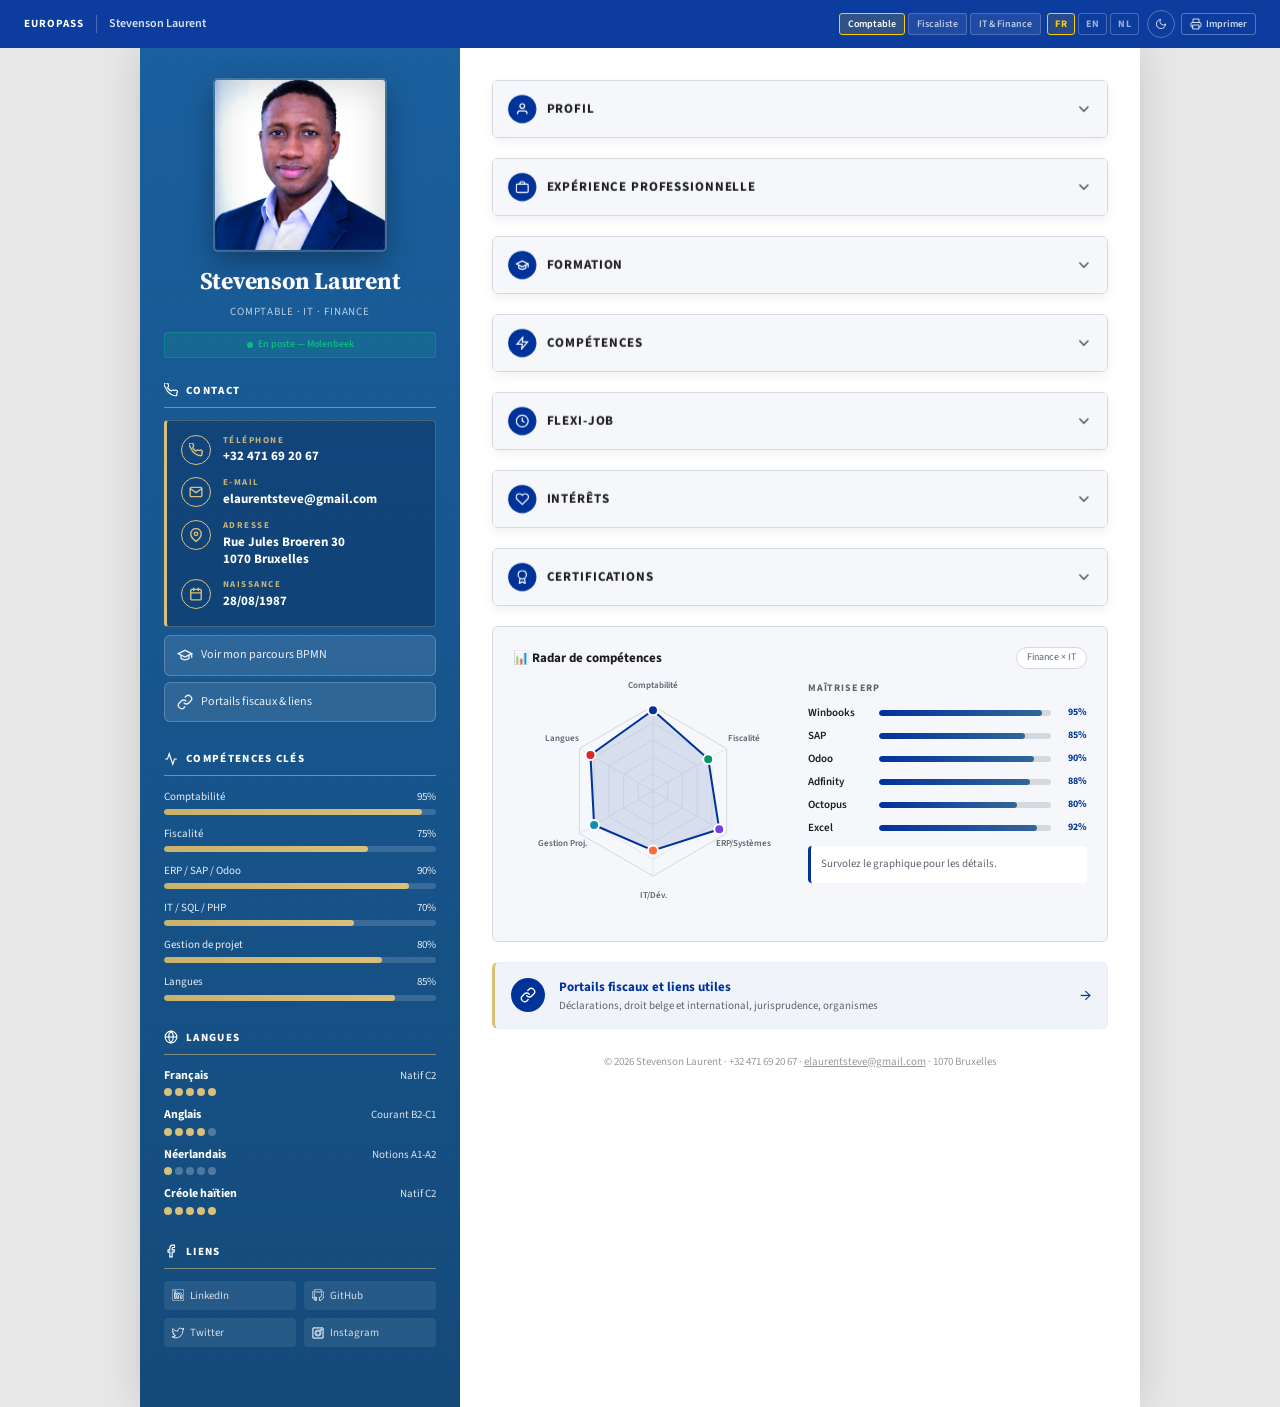
<file: index.html>
<!DOCTYPE html>
<html lang="fr">
<head>
<meta charset="UTF-8"/>
<meta name="viewport" content="width=device-width, initial-scale=1.0"/>
<meta name="description" content="Stevenson Laurent — CV. Comptable · IT · Finance · Analyst. 13 ans d'expérience. Bruxelles."/>
<meta name="author" content="Stevenson Laurent"/>
<meta name="theme-color" content="#003399"/>
<title>Stevenson Laurent — CV</title>
<link rel="preconnect" href="https://fonts.googleapis.com"/>
<link href="https://fonts.googleapis.com/css2?family=Source+Sans+3:wght@300;400;600;700;800&family=Source+Serif+4:ital,wght@0,400;0,700;1,400&display=swap" rel="stylesheet"/>
<style>
*,*::before,*::after{box-sizing:border-box;margin:0;padding:0}
:root{
  --eu-blue:#003399;--eu-yellow:#FFCC00;--eu-blue-mid:#336699;
  --eu-blue-light:#E8EEF8;--eu-blue-pale:#F0F4FA;--text:#1C1C1C;
  --muted:#5C6470;--border:#D4D8DF;--bg:#FFFFFF;--surface:#F5F7FA;
  --radius:6px;--accent:#003399;
  --sidebar-blue:#1a5f9e;--sidebar-dark:#144a7a;--sidebar-light:#2d7cc4;
  --shadow:0 4px 16px rgba(0,0,0,0.08);--shadow-hover:0 8px 32px rgba(0,0,0,0.12);
  --transition:0.25s cubic-bezier(0.4,0,0.2,1);
}
html{scroll-behavior:smooth}
body{font-family:'Source Sans 3',sans-serif;color:var(--text);background:#e8e8e8;font-size:13.5px;line-height:1.55;overflow-x:hidden}
body.dark-mode{--text:#F1F5F9;--muted:#94A3B8;--bg:#0F172A;--surface:#1E293B;--border:#334155;--eu-blue-light:#1E3A5F;--eu-blue-pale:#1E293B;--shadow:0 4px 16px rgba(0,0,0,0.3)}
body.dark-mode .sidebar{background:linear-gradient(180deg,#0c2d4d 0%,#0a1f35 100%)}
body.dark-mode .main-content{background:var(--bg)}
body.dark-mode .accordion-header{background:var(--surface)}
body.dark-mode .accordion-body{background:var(--bg)}
body.dark-mode .skill-bar-track{background:#334155}
body.dark-mode .contact-item{color:#cbd5e1}
body.dark-mode .interest-item{background:var(--surface);border-color:#334155}
.topbar{background:var(--eu-blue);color:white;display:flex;align-items:center;justify-content:space-between;padding:0 1.5rem;height:48px;position:fixed;top:0;left:0;right:0;z-index:200;gap:1rem;backdrop-filter:blur(12px);background:rgba(0,51,153,0.95);transition:all var(--transition)}
.topbar.scrolled{box-shadow:var(--shadow);height:44px}
.topbar-left{display:flex;align-items:center;gap:12px}
.eu-wordmark{font-size:11px;font-weight:700;color:white;letter-spacing:0.08em;text-transform:uppercase}
.topbar-name{font-size:12px;font-weight:600;color:rgba(255,255,255,0.85);border-left:1px solid rgba(255,255,255,0.25);padding-left:12px}
.topbar-right{display:flex;align-items:center;gap:6px}
.lang-switch{display:flex;gap:3px}
.lang-btn{font-size:10px;font-weight:700;color:rgba(255,255,255,0.6);background:transparent;border:1px solid rgba(255,255,255,0.25);border-radius:3px;padding:3px 7px;cursor:pointer;letter-spacing:0.05em;transition:all var(--transition);font-family:'Source Sans 3',sans-serif}
.lang-btn:hover,.lang-btn.active{color:var(--eu-yellow);border-color:var(--eu-yellow);background:rgba(255,204,0,0.1)}
.profile-switch{display:flex;gap:3px}
.profile-btn{font-size:10px;font-weight:600;color:rgba(255,255,255,0.7);background:rgba(255,255,255,0.08);border:1px solid rgba(255,255,255,0.2);border-radius:3px;padding:3px 8px;cursor:pointer;transition:all var(--transition);font-family:'Source Sans 3',sans-serif;white-space:nowrap}
.profile-btn:hover,.profile-btn.active{background:rgba(255,204,0,0.15);border-color:var(--eu-yellow);color:white}
.icon-btn{width:28px;height:28px;border-radius:50%;border:1px solid rgba(255,255,255,0.3);background:transparent;display:flex;align-items:center;justify-content:center;cursor:pointer;transition:all var(--transition);color:rgba(255,255,255,0.8);margin-left:2px}
.icon-btn:hover{background:rgba(255,204,0,0.15);border-color:var(--eu-yellow);color:var(--eu-yellow)}
.icon-btn svg{width:12px;height:12px;stroke:currentColor;fill:none;stroke-width:2;stroke-linecap:round;stroke-linejoin:round}
.print-btn-top{display:inline-flex;align-items:center;gap:4px;font-size:10px;font-weight:600;color:rgba(255,255,255,0.8);background:transparent;border:1px solid rgba(255,255,255,0.3);border-radius:3px;padding:3px 8px;cursor:pointer;font-family:'Source Sans 3',sans-serif;transition:all var(--transition)}
.print-btn-top:hover{border-color:var(--eu-yellow);color:var(--eu-yellow)}
.cv-wrapper{max-width:1000px;margin:48px auto 0;display:grid;grid-template-columns:320px 1fr;min-height:100vh;box-shadow:0 0 40px rgba(0,0,0,0.15)}
.sidebar{background:linear-gradient(180deg,var(--sidebar-blue) 0%,var(--sidebar-dark) 100%);color:white;padding:2rem 1.5rem;position:relative;overflow:hidden}
.sidebar::before{content:'';position:absolute;top:-50%;left:-50%;width:200%;height:200%;background:radial-gradient(circle,rgba(255,255,255,0.03) 1px,transparent 1px);background-size:20px 20px;pointer-events:none}
.main-content{background:var(--bg);padding:2rem}
.photo-wrap{text-align:center;margin-bottom:1.5rem;position:relative;z-index:1}
.photo-frame{width:170px;height:170px;border-radius:3px;border:none;overflow:hidden;margin:0 auto;background:linear-gradient(145deg,rgba(255,255,255,0.12),rgba(255,255,255,0.04));display:flex;align-items:center;justify-content:center;box-shadow:0 0 0 2px rgba(255,255,255,0.08),0 16px 48px rgba(0,0,0,0.4),0 4px 12px rgba(0,0,0,0.25),inset 0 1px 0 rgba(255,255,255,0.1);position:relative;transition:all 0.4s ease}
.photo-frame img{width:100%;height:100%;object-fit:cover;filter:contrast(1.08) saturate(1.15);transition:transform 0.6s cubic-bezier(0.4,0,0.2,1)}
.photo-frame:hover{transform:translateY(-4px);box-shadow:0 0 0 2px rgba(255,255,255,0.15),0 24px 64px rgba(0,0,0,0.45),0 6px 16px rgba(0,0,0,0.3),inset 0 1px 0 rgba(255,255,255,0.15)}
.photo-frame:hover img{transform:scale(1.06)}
.photo-frame::after{content:'';position:absolute;inset:0;border-radius:3px;box-shadow:inset 0 0 0 1px rgba(255,255,255,0.06),inset 0 0 40px rgba(0,0,0,0.2);pointer-events:none;z-index:2}
.photo-fallback{font-family:'Source Serif 4',serif;font-size:48px;color:rgba(255,255,255,0.9)}
.name-sidebar{font-family:'Source Serif 4',serif;font-size:24px;font-weight:700;text-align:center;margin-top:12px;color:white;letter-spacing:-0.01em}
.title-sidebar{font-size:11px;text-align:center;color:rgba(255,255,255,0.7);margin-top:4px;letter-spacing:0.08em;text-transform:uppercase}
.sidebar-section{margin-bottom:1.75rem;position:relative;z-index:1}
.sidebar-title{font-size:11px;font-weight:700;letter-spacing:0.12em;text-transform:uppercase;color:rgba(255,255,255,0.9);margin-bottom:12px;padding-bottom:8px;border-bottom:1px solid rgba(255,255,255,0.2);display:flex;align-items:center;gap:8px}
.sidebar-title svg{width:14px;height:14px;stroke:currentColor;fill:none;stroke-width:2}
.contact-item{display:flex;align-items:center;gap:10px;font-size:12px;color:rgba(255,255,255,0.85);margin-bottom:10px;transition:all 0.2s}
.contact-item:hover{color:white;transform:translateX(3px)}
.contact-item svg{width:14px;height:14px;stroke:currentColor;fill:none;stroke-width:2;flex-shrink:0}
.contact-item a{color:inherit;text-decoration:none}
.skill-bar{margin-bottom:10px}
.skill-bar-label{display:flex;justify-content:space-between;font-size:11px;color:rgba(255,255,255,0.9);margin-bottom:4px}
.skill-bar-track{height:6px;background:rgba(255,255,255,0.15);border-radius:100px;overflow:hidden}
.skill-bar-fill{height:100%;background:linear-gradient(90deg,var(--eu-yellow),#ffd633);border-radius:100px;width:0%;transition:width 1.2s ease}
.social-grid{display:grid;grid-template-columns:1fr 1fr;gap:8px}
.social-item{display:flex;align-items:center;gap:6px;font-size:11px;color:rgba(255,255,255,0.8);padding:6px 8px;background:rgba(255,255,255,0.08);border-radius:4px;transition:all 0.2s;cursor:default}
.social-item:hover{background:rgba(255,255,255,0.15);transform:translateY(-1px)}
.social-item svg{width:12px;height:12px;stroke:currentColor;fill:none;stroke-width:2}
.status-sidebar{display:inline-flex;align-items:center;gap:5px;font-size:10px;font-weight:600;color:#10B981;background:rgba(16,185,129,0.15);border:1px solid rgba(16,185,129,0.3);border-radius:3px;padding:4px 10px;margin-top:12px;width:100%;justify-content:center}
.status-dot-sidebar{width:6px;height:6px;border-radius:50%;background:#10B981;animation:pulse 2s infinite}
.parcours-link{display:flex;align-items:center;gap:8px;font-size:12px;color:rgba(255,255,255,0.9);text-decoration:none;padding:10px 12px;background:rgba(255,255,255,0.1);border:1px solid rgba(255,255,255,0.2);border-radius:6px;transition:all 0.2s;margin-top:8px}
.parcours-link:hover{background:rgba(255,255,255,0.2);transform:translateY(-1px);border-color:var(--eu-yellow)}
.parcours-link svg{width:16px;height:16px;stroke:currentColor;fill:none;stroke-width:2}
.main-content h2{font-family:'Source Serif 4',serif;font-size:18px;font-weight:700;color:var(--eu-blue);margin-bottom:1rem;padding-bottom:8px;border-bottom:2px solid var(--eu-blue-light);display:flex;align-items:center;gap:8px}
.main-content h2 svg{width:18px;height:18px;stroke:var(--eu-blue);fill:none;stroke-width:2}
.accordion{margin-bottom:1.25rem;border:1px solid var(--border);border-radius:var(--radius);overflow:hidden;transition:all 0.5s cubic-bezier(0.4,0,0.2,1);transform-style:preserve-3d;perspective:1200px;box-shadow:0 4px 12px rgba(0,0,0,0.06)}
.accordion:hover{transform:translateY(-6px) translateZ(20px) rotateX(1deg);box-shadow:0 25px 50px rgba(0,0,0,0.12),0 10px 20px rgba(0,0,0,0.08);border-color:var(--eu-blue-mid)}
.accordion-header{display:flex;align-items:center;justify-content:space-between;padding:14px 18px;background:var(--surface);cursor:pointer;user-select:none;transition:all var(--transition);gap:12px}
.accordion-header:hover{background:var(--eu-blue-light)}
.accordion-header-left{display:flex;align-items:center;gap:10px}
.accordion-icon{width:28px;height:28px;background:var(--eu-blue);border-radius:50%;display:flex;align-items:center;justify-content:center;flex-shrink:0}
.accordion-icon svg{width:14px;height:14px;stroke:white;fill:none;stroke-width:2}
.accordion-title{font-size:13px;font-weight:700;color:var(--text);text-transform:uppercase;letter-spacing:0.06em}
.accordion-chevron{width:16px;height:16px;stroke:var(--muted);fill:none;stroke-width:2.5;stroke-linecap:round;stroke-linejoin:round;transition:transform var(--transition);flex-shrink:0}
.accordion.open .accordion-chevron{transform:rotate(180deg)}
.accordion-body{display:none;padding:18px;background:var(--bg)}
.accordion.open .accordion-body{display:block;animation:fadeIn 0.3s ease}
.accordion.open{transform:translateY(-4px) translateZ(30px) rotateX(0deg);box-shadow:0 30px 60px rgba(0,0,0,0.15),0 12px 24px rgba(0,0,0,0.1);border-color:var(--eu-blue-light)}
.accordion-header{transform:translateZ(12px);backface-visibility:hidden}
@keyframes fadeIn{from{opacity:0;transform:translateY(-8px)}to{opacity:1;transform:translateY(0)}}
.bio-text{display:none}
.bio-text.active{display:block}
.profile-title-main{font-size:14px;font-weight:700;color:var(--text);margin-bottom:8px}
.hero-bio-main{font-size:13px;color:var(--muted);line-height:1.7;margin-bottom:12px}
.timeline{position:relative;padding-left:24px}
.timeline-line{position:absolute;left:6px;top:0;bottom:0;width:2px;background:var(--border);border-radius:1px}
.timeline-item{position:relative;padding-bottom:20px}
.timeline-item:last-child{padding-bottom:0}
.timeline-dot{position:absolute;left:-21px;top:2px;width:16px;height:16px;border-radius:50%;background:var(--bg);border:3px solid var(--eu-blue);display:flex;align-items:center;justify-content:center;z-index:2}
.job{margin-bottom:1rem;padding-bottom:1rem;border-bottom:1px solid var(--border)}
.job:last-child{margin-bottom:0;padding-bottom:0;border-bottom:none}
.job-row{display:flex;justify-content:space-between;align-items:flex-start;flex-wrap:wrap;gap:4px}
.job-company{font-size:13px;font-weight:700;color:var(--text)}
.job-company a{color:var(--eu-blue);text-decoration:none;border-bottom:1px dotted var(--eu-blue-mid)}
.job-date{font-size:11px;color:var(--eu-blue);background:var(--eu-blue-light);padding:2px 8px;border-radius:3px;font-weight:600;white-space:nowrap}
.job-role{font-size:12px;color:var(--muted);margin:2px 0 6px;font-style:italic}
.bullets{list-style:none;padding:0}
.bullets li{font-size:12px;color:var(--muted);line-height:1.55;padding:2px 0 2px 14px;position:relative}
.bullets li::before{content:'▸';position:absolute;left:0;color:var(--eu-blue);font-size:10px;top:3px}
.edu-item{margin-bottom:1rem;padding-bottom:1rem;border-bottom:1px solid var(--border)}
.edu-item:last-child{margin-bottom:0;padding-bottom:0;border-bottom:none}
.edu-school{font-size:13px;font-weight:700;color:var(--text)}
.edu-school a{color:var(--eu-blue);text-decoration:none;border-bottom:1px dotted var(--eu-blue-mid)}
.edu-degree{font-size:12px;color:var(--muted);margin:2px 0}
.edu-date{font-size:11px;color:var(--eu-blue);font-weight:600}
.edu-note{font-size:11px;color:var(--muted);margin-top:4px}
.edu-badge{display:inline-flex;align-items:center;gap:4px;font-size:10px;font-weight:600;color:#1565C0;background:#E3F2FD;border:1px solid #90CAF9;border-radius:3px;padding:2px 8px;text-decoration:none;margin:2px 2px 2px 0}
.edu-qr{display:flex;align-items:center;gap:10px;margin-top:8px}
.edu-qr img{width:56px;height:56px;border:1px solid var(--border);border-radius:var(--radius)}
.edu-qr-text{font-size:10px;color:var(--muted);line-height:1.4}
.blockchain-proof{margin-top:8px;border:1px solid #D1C4E9;border-radius:var(--radius);background:#F3EEF9;overflow:hidden}
.blockchain-proof-header{display:flex;align-items:center;justify-content:space-between;padding:8px 12px;background:#EDE7F6;cursor:pointer;user-select:none;gap:8px}
.blockchain-proof-header:hover{background:#E1D5F0}
.blockchain-proof-left{display:flex;align-items:center;gap:6px;flex-wrap:wrap}
.blockchain-chain-icon{width:18px;height:18px;background:#6C3FC1;border-radius:3px;display:inline-flex;align-items:center;justify-content:center;flex-shrink:0}
.blockchain-chain-icon svg{width:10px;height:10px;stroke:white;fill:none;stroke-width:2.5}
.blockchain-proof-title{font-size:10px;font-weight:700;color:#4527A0;letter-spacing:0.04em}
.blockchain-verified-badge{display:inline-flex;align-items:center;gap:3px;font-size:9px;font-weight:700;color:#2E7D32;background:#E8F5E9;border:1px solid #A5D6A7;border-radius:3px;padding:2px 6px}
.blockchain-verified-dot{width:5px;height:5px;border-radius:50%;background:#2E7D32}
.blockchain-chevron{width:12px;height:12px;stroke:#6C3FC1;fill:none;stroke-width:2.5;stroke-linecap:round;stroke-linejoin:round;transition:transform var(--transition);flex-shrink:0}
.blockchain-proof.open .blockchain-chevron{transform:rotate(180deg)}
.blockchain-proof-body{display:none;padding:10px 12px;border-top:1px solid #D1C4E9}
.blockchain-proof.open .blockchain-proof-body{display:block}
.blockchain-row{display:flex;gap:6px;margin-bottom:4px;align-items:flex-start;font-size:10px}
.blockchain-row:last-child{margin-bottom:0}
.blockchain-key{font-weight:700;color:#4527A0;white-space:nowrap;min-width:90px;flex-shrink:0;font-size:9px;letter-spacing:0.05em;text-transform:uppercase}
.blockchain-val{color:#37474F;word-break:break-all;font-family:monospace;font-size:9.5px;line-height:1.5}
.blockchain-val a{color:#6C3FC1;text-decoration:none;border-bottom:1px dotted #6C3FC1}
.blockchain-divider{border:none;border-top:1px solid #D1C4E9;margin:6px 0}
.blockchain-merkle-note{font-size:9px;color:#6C3FC1;background:#EDE7F6;border-radius:3px;padding:4px 8px;margin-top:4px;display:flex;align-items:center;gap:4px}
.btc-badge{display:inline-flex;align-items:center;gap:3px;font-size:9px;font-weight:700;color:#E65100;background:#FFF3E0;border:1px solid #FFCC80;border-radius:3px;padding:2px 6px;margin-left:4px}
.radar-wrap{background:var(--surface);border:1px solid var(--border);border-radius:var(--radius);padding:1.25rem;margin-bottom:1.25rem}
.radar-header{display:flex;align-items:center;gap:8px;margin-bottom:12px}
.radar-title{font-size:13px;font-weight:700;color:var(--text)}
.radar-badge{margin-left:auto;font-size:10px;color:var(--muted);background:var(--bg);padding:2px 10px;border-radius:100px;border:1px solid var(--border)}
.radar-grid{display:grid;grid-template-columns:1fr 1fr;gap:16px;align-items:start}
.radar-svg-wrap{text-align:center}
.radar-svg-wrap svg{max-width:260px;width:100%}
.erp-bars-wrap{display:flex;flex-direction:column;gap:6px}
.erp-bar{display:flex;align-items:center;gap:6px}
.erp-name{font-size:11px;font-weight:600;color:var(--text);min-width:65px}
.erp-track{flex:1;height:6px;background:var(--border);border-radius:100px;overflow:hidden}
.erp-fill{height:100%;background:linear-gradient(90deg,var(--eu-blue),var(--eu-blue-mid));border-radius:100px;width:0%;transition:width 1s ease}
.erp-pct{font-size:10px;font-weight:700;color:var(--eu-blue);min-width:30px;text-align:right}
.radar-insight{margin-top:10px;padding:10px;background:var(--bg);border-radius:4px;border-left:3px solid var(--eu-blue);font-size:11px;color:var(--muted);line-height:1.5}
.lang-item{margin-bottom:10px}
.lang-item:last-child{margin-bottom:0}
.lang-row{display:flex;justify-content:space-between;font-size:12px;margin-bottom:3px}
.lang-name{font-weight:700}
.lang-level{color:var(--muted);font-size:11px}
.lang-dots{display:flex;gap:3px}
.lang-dot{width:8px;height:8px;border-radius:50%;background:var(--border)}
.lang-dot.filled{background:var(--eu-blue)}
.skill-group{margin-bottom:12px}
.skill-group-title{font-size:10px;font-weight:700;letter-spacing:0.06em;text-transform:uppercase;color:var(--eu-blue);margin-bottom:5px}
.skill-tags{display:flex;flex-wrap:wrap;gap:4px}
.skill-tag{font-size:11px;background:var(--eu-blue-pale);color:var(--eu-blue);border:1px solid var(--eu-blue-light);border-radius:3px;padding:2px 8px;transition:all 0.2s;cursor:default}
.skill-tag:hover{background:var(--eu-blue);color:white}
.skill-tag a{color:inherit;text-decoration:none;display:inline-flex;align-items:center;gap:2px}
.interests-grid{display:grid;grid-template-columns:repeat(3,1fr);gap:10px;margin-top:8px}
.interest-item{text-align:center;padding:12px 6px;background:var(--surface);border:1px solid var(--border);border-radius:var(--radius);transition:all 0.2s;cursor:default}
.interest-item:hover{transform:translateY(-2px);box-shadow:var(--shadow);border-color:var(--eu-blue-light)}
.interest-icon{font-size:22px;margin-bottom:4px;display:block}
.interest-label{font-size:10px;font-weight:600;color:var(--muted)}
.flexi-card{background:linear-gradient(135deg,#f0fdf4 0%,#ecfdf5 100%);border:1px solid #bbf7d0;border-radius:var(--radius);padding:1.25rem;margin-bottom:1.25rem}
.flexi-header{display:flex;align-items:center;gap:8px;margin-bottom:10px;flex-wrap:wrap}
.flexi-badge{display:inline-flex;align-items:center;gap:5px;font-size:10px;font-weight:700;color:#15803d;background:#dcfce7;border:1px solid #86efac;border-radius:3px;padding:3px 10px}
.flexi-dot{width:6px;height:6px;border-radius:50%;background:#15803d;animation:pulse 2s infinite}
.flexi-info{font-size:12px;color:var(--muted);margin-bottom:10px;line-height:1.6}
.flexi-roles{display:grid;grid-template-columns:repeat(3,1fr);gap:6px;margin-bottom:8px}
.flexi-role{text-align:center;padding:8px;background:#f7fcf9;border:1px solid #bbf7d0;border-radius:3px;font-size:11px}
.flexi-role-icon{font-size:18px;display:block;margin-bottom:2px}
.flexi-role-name{font-weight:700;color:var(--text);font-size:11px}
.flexi-role-desc{font-size:10px;color:var(--muted)}
.cv-footer{text-align:center;padding:1.5rem 0 0;font-size:11px;color:#999}
@keyframes pulse{0%,100%{opacity:1}50%{opacity:0.3}}
@keyframes fadeInUp{from{opacity:0;transform:translateY(20px)}to{opacity:1;transform:translateY(0)}}
.animate-on-scroll{opacity:0;transform:translateY(20px);transition:opacity 0.5s ease,transform 0.5s ease}
.animate-on-scroll.visible{opacity:1;transform:translateY(0)}
@media(max-width:800px){
  .cv-wrapper{grid-template-columns:1fr;margin-top:48px}
  .sidebar{padding:1.5rem 1rem}
  .main-content{padding:1.25rem}
  .radar-grid{grid-template-columns:1fr}
  .interests-grid{grid-template-columns:repeat(2,1fr)}
  .flexi-roles{grid-template-columns:1fr}
  .topbar{flex-wrap:wrap;height:auto;padding:6px 1rem;gap:6px}
  .topbar-name{display:none}
}
@media print{
  .topbar{display:none!important}
  body{background:white;font-size:11px;line-height:1.3}
  .cv-wrapper{box-shadow:none;margin:0;grid-template-columns:260px 1fr;page-break-after:auto;max-height:100%;overflow:hidden}
  #acc-interests{display:none!important}
  #acc-certs{display:none!important}
  .sidebar{padding:1.25rem 1rem}
  .main-content{padding:1rem}
  .accordion-body{display:block!important;padding:10px 12px}
  .accordion-chevron{display:none}
  .accordion{margin-bottom:0.75rem;box-shadow:none}
  .accordion-header{padding:8px 12px}
  .accordion-title{font-size:11px}
  .accordion-icon{width:20px;height:20px}
  .accordion-icon svg{width:10px;height:10px}
  .radar-wrap{display:none!important}
  .photo-frame{width:140px;height:140px}
  .name-sidebar{font-size:18px;margin-top:6px}
  .title-sidebar{font-size:9px;margin-top:2px}
  .sidebar-section{margin-bottom:1rem}
  .sidebar-title{font-size:9px;margin-bottom:8px;padding-bottom:4px}
  .skill-bar{margin-bottom:6px}
  .skill-bar-label{font-size:10px;margin-bottom:2px}
  .skill-bar-track{height:4px}
  .contact-item{font-size:10px;margin-bottom:6px;gap:6px}
  .contact-item svg{width:10px;height:10px}
  .lang-item{margin-bottom:6px}
  .lang-row{font-size:11px;margin-bottom:2px}
  .lang-level{font-size:9px}
  .social-grid{gap:4px}
  .social-item{font-size:9px;padding:4px 6px;gap:4px}
  .parcours-link{display:none!important}
  .status-sidebar{font-size:9px;padding:2px 8px}
  .main-content h2{font-size:14px;margin-bottom:0.5rem;padding-bottom:4px;gap:4px}
  .main-content h2 svg{width:14px;height:14px}
  .job{margin-bottom:0.5rem;padding-bottom:0.5rem;border-bottom:0.5px solid var(--border)}
  .job-row{gap:2px}
  .job-company{font-size:11px}
  .job-date{font-size:9px;padding:1px 6px}
  .job-role{font-size:11px;margin:1px 0 3px}
  .bullets{padding:0}
  .bullets li{font-size:10px;line-height:1.3;padding:1px 0 1px 10px}
  .bullets li::before{font-size:8px;top:2px}
  .timeline{padding-left:16px}
  .timeline-dot{width:12px;height:12px;border-width:2px;left:-15px}
  .edu-item{margin-bottom:0.5rem;padding-bottom:0.5rem;border-bottom:0.5px solid var(--border)}
  .edu-school{font-size:11px}
  .edu-degree{font-size:10px;margin:1px 0}
  .edu-date{font-size:9px}
  .edu-note{font-size:9px;margin-top:2px}
  .edu-badge{font-size:8px;padding:1px 6px}
  .edu-qr{display:none!important}
  .blockchain-proof{display:none!important}
  .skill-group{margin-bottom:8px}
  .skill-group-title{font-size:9px;margin-bottom:4px}
  .skill-tag{font-size:9px;padding:1px 6px}
  .flexi-card{padding:0.75rem;margin-bottom:0}
  .flexi-header{margin-bottom:6px;gap:4px}
  .flexi-badge{font-size:9px;padding:2px 8px}
  .flexi-dot{width:4px;height:4px}
  .flexi-info{font-size:10px;margin-bottom:6px;line-height:1.4}
  .flexi-roles{grid-template-columns:1fr;gap:4px;margin-bottom:4px}
  .flexi-role{padding:4px;font-size:9px}
  .flexi-role-icon{font-size:14px;margin-bottom:1px}
  .flexi-role-name{font-size:9px}
  .flexi-role-desc{font-size:8px}
  .interests-grid{grid-template-columns:repeat(2,1fr);gap:6px}
  .interest-item{padding:8px 4px}
  .interest-icon{font-size:18px;margin-bottom:2px}
  .interest-label{font-size:9px}
  .cv-footer{padding:0.5rem 0 0;font-size:9px}
  .status-dot-sidebar{width:4px;height:4px}
  .lang-dots{gap:2px}
  .lang-dot{width:6px;height:6px}
}

/* ===== Contact : carte à caractère + impression fidèle ===== */
*{-webkit-print-color-adjust:exact;print-color-adjust:exact}
.contact-card{list-style:none;margin:0 0 4px;padding:14px 14px 4px;background:rgba(0,20,60,.38);border:1px solid rgba(255,204,0,.55);border-left:4px solid var(--eu-yellow);border-radius:4px;position:relative;z-index:1}
.contact-card li{display:flex;align-items:flex-start;gap:12px;padding:0 0 12px}
.contact-card .ci{flex:0 0 30px;width:30px;height:30px;border-radius:50%;background:var(--eu-yellow);display:flex;align-items:center;justify-content:center;box-shadow:0 0 0 3px rgba(255,204,0,.22)}
.contact-card .ci svg{width:14px;height:14px;stroke:#0b2a52;fill:none;stroke-width:2.4;stroke-linecap:round;stroke-linejoin:round}
.contact-card .cb{display:flex;flex-direction:column;min-width:0;line-height:1.3}
.contact-card small{font-size:9px;font-weight:800;letter-spacing:.16em;text-transform:uppercase;color:var(--eu-yellow);margin-bottom:2px}
.contact-card a,.contact-card .cb>span{font-size:13px;font-weight:700;color:#fff;text-decoration:none;overflow-wrap:anywhere}
.contact-card a:hover{color:var(--eu-yellow)}
.sidebar-title{color:#fff;font-weight:800;border-bottom:2px solid var(--eu-yellow)}
@media print{
  .contact-card{padding:9px 10px 2px}
  .contact-card li{padding-bottom:8px;gap:8px}
  .contact-card .ci{flex-basis:22px;width:22px;height:22px}
  .contact-card .ci svg{width:11px;height:11px}
  .contact-card small{font-size:7.5px}
  .contact-card a,.contact-card .cb>span{font-size:10.5px}
}
.sidebar .lang-level{color:rgba(255,255,255,.85)}.sidebar .lang-dot{background:rgba(255,255,255,.25)}.sidebar .lang-dot.filled{background:var(--eu-yellow)}

.sidebar .lang-level{color:rgba(255,255,255,.85)}.sidebar .lang-dot{background:rgba(255,255,255,.25)}
:root{--gold:#D8C07A}
.contact-card{background:rgba(0,20,60,.28);border:1px solid rgba(216,192,122,.28);border-left:3px solid var(--gold)}
.contact-card .ci{background:transparent;border:1.5px solid var(--gold);box-shadow:none}
.contact-card .ci svg{stroke:var(--gold)}
.contact-card small{color:var(--gold);font-weight:700;opacity:.9}
.contact-card a:hover{color:var(--gold)}
.sidebar-title{border-bottom:1px solid rgba(216,192,122,.55)}
.skill-bar-fill{background:linear-gradient(90deg,#C9B26B,var(--gold))}
.lang-dot.filled,.sidebar .lang-dot.filled{background:var(--gold)}
.photo-frame{box-shadow:0 0 0 2px rgba(255,255,255,.18),0 10px 28px rgba(0,0,0,.35)}
.links-card{display:flex;align-items:center;gap:14px;margin-top:1.25rem;padding:14px 16px;background:var(--eu-blue-pale);border:1px solid var(--eu-blue-light);border-left:3px solid var(--gold);border-radius:var(--radius);text-decoration:none;color:var(--text);transition:all .2s}
.links-card:hover{transform:translateY(-2px);box-shadow:var(--shadow);border-color:var(--eu-blue-mid)}
.lc-ic{flex:0 0 34px;height:34px;border-radius:50%;background:var(--eu-blue);display:flex;align-items:center;justify-content:center}
.lc-ic svg{width:16px;height:16px;stroke:#fff;fill:none;stroke-width:2;stroke-linecap:round;stroke-linejoin:round}
.lc-tx{display:flex;flex-direction:column;flex:1;min-width:0}
.lc-tx strong{font-size:13px;color:var(--eu-blue)}.lc-tx small{font-size:11px;color:var(--muted)}
.lc-go{font-size:18px;color:var(--eu-blue)}
@media print{.links-card{display:none!important}}
</style>
<base target="_blank">
</head>
<body>
<svg style="display:none" xmlns="http://www.w3.org/2000/svg">
  <symbol id="icon-ext" viewBox="0 0 24 24"><path d="M18 13v6a2 2 0 01-2 2H5a2 2 0 01-2-2V8a2 2 0 012-2h6"/><polyline points="15 3 21 3 21 9"/><line x1="10" y1="14" x2="21" y2="3"/></symbol>
  <symbol id="icon-briefcase" viewBox="0 0 24 24"><rect x="2" y="7" width="20" height="14" rx="2"/><path d="M16 7V5a2 2 0 00-2-2h-4a2 2 0 00-2 2v2"/></symbol>
  <symbol id="icon-graduation" viewBox="0 0 24 24"><path d="M22 10v6M2 10l10-5 10 5-10 5z"/><path d="M6 12v5c3 3 9 3 12 0v-5"/></symbol>
  <symbol id="icon-globe" viewBox="0 0 24 24"><circle cx="12" cy="12" r="10"/><line x1="2" y1="12" x2="22" y2="12"/><path d="M12 2a15.3 15.3 0 014 10 15.3 15.3 0 01-4 10 15.3 15.3 0 01-4-10 15.3 15.3 0 014-10z"/></symbol>
  <symbol id="icon-trending" viewBox="0 0 24 24"><polyline points="22 12 18 12 15 21 9 3 6 12 2 12"/></symbol>
  <symbol id="icon-award" viewBox="0 0 24 24"><circle cx="12" cy="8" r="7"/><polyline points="8.21 13.89 7 23 12 20 17 23 15.79 13.88"/></symbol>
  <symbol id="icon-clock" viewBox="0 0 24 24"><circle cx="12" cy="12" r="10"/><polyline points="12 6 12 12 16 14"/></symbol>
  <symbol id="icon-mail" viewBox="0 0 24 24"><path d="M4 4h16c1.1 0 2 .9 2 2v12c0 1.1-.9 2-2 2H4c-1.1 0-2-.9-2-2V6c0-1.1.9-2 2-2z"/><polyline points="22,6 12,13 2,6"/></symbol>
  <symbol id="icon-phone" viewBox="0 0 24 24"><path d="M22 16.92v3a2 2 0 01-2.18 2 19.79 19.79 0 01-8.63-3.07A19.5 19.5 0 013.07 8.81 19.79 19.79 0 01.08 2.18 2 2 0 012.08 0h3a2 2 0 012 1.72 12.84 12.84 0 00.7 2.81 2 2 0 01-.45 2.11L6.09 7.91a16 16 0 006 6l1.27-1.27a2 2 0 012.11-.45 12.84 12.84 0 002.81.7A2 2 0 0122 16.92z"/></symbol>
  <symbol id="icon-map" viewBox="0 0 24 24"><path d="M21 10c0 7-9 13-9 13s-9-6-9-13a9 9 0 0118 0z"/><circle cx="12" cy="10" r="3"/></symbol>
  <symbol id="icon-calendar" viewBox="0 0 24 24"><rect x="3" y="4" width="18" height="18" rx="2"/><line x1="16" y1="2" x2="16" y2="6"/><line x1="8" y1="2" x2="8" y2="6"/><line x1="3" y1="10" x2="21" y2="10"/></symbol>
  <symbol id="icon-moon" viewBox="0 0 24 24"><path d="M21 12.79A9 9 0 1111.21 3 7 7 0 0021 12.79z"/></symbol>
  <symbol id="icon-sun" viewBox="0 0 24 24"><circle cx="12" cy="12" r="5"/><line x1="12" y1="1" x2="12" y2="3"/><line x1="12" y1="21" x2="12" y2="23"/><line x1="4.22" y1="4.22" x2="5.64" y2="5.64"/><line x1="18.36" y1="18.36" x2="19.78" y2="19.78"/><line x1="1" y1="12" x2="3" y2="12"/><line x1="21" y1="12" x2="23" y2="12"/><line x1="4.22" y1="19.78" x2="5.64" y2="18.36"/><line x1="18.36" y1="5.64" x2="19.78" y2="4.22"/></symbol>
  <symbol id="icon-link" viewBox="0 0 24 24"><path d="M10 13a5 5 0 007.54.54l3-3a5 5 0 00-7.07-7.07l-1.72 1.71"/><path d="M14 11a5 5 0 00-7.54-.54l-3 3a5 5 0 007.07 7.07l1.71-1.71"/></symbol>
  <symbol id="icon-check" viewBox="0 0 24 24"><polyline points="20 6 9 17 4 12"/></symbol>
  <symbol id="icon-print" viewBox="0 0 24 24"><polyline points="6 9 6 2 18 2 18 9"/><path d="M6 18H4a2 2 0 01-2-2v-5a2 2 0 012-2h16a2 2 0 012 2v5a2 2 0 01-2 2h-2"/><rect x="6" y="14" width="12" height="8"/></symbol>
  <symbol id="icon-chevron" viewBox="0 0 24 24"><polyline points="6 9 12 15 18 9"/></symbol>
  <symbol id="icon-shield" viewBox="0 0 24 24"><path d="M12 22s8-4 8-10V5l-8-3-8 3v7c0 6 8 10 8 10z"/></symbol>
  <symbol id="icon-user" viewBox="0 0 24 24"><path d="M20 21v-2a4 4 0 00-4-4H8a4 4 0 00-4 4v2"/><circle cx="12" cy="7" r="4"/></symbol>
  <symbol id="icon-star" viewBox="0 0 24 24"><polygon points="12 2 15.09 8.26 22 9.27 17 14.14 18.18 21.02 12 17.77 5.82 21.02 7 14.14 2 9.27 8.91 8.26 12 2"/></symbol>
  <symbol id="icon-zap" viewBox="0 0 24 24"><polygon points="13 2 3 14 12 14 11 22 21 10 12 10 13 2"/></symbol>
  <symbol id="icon-heart" viewBox="0 0 24 24"><path d="M20.84 4.61a5.5 5.5 0 00-7.78 0L12 5.67l-1.06-1.06a5.5 5.5 0 00-7.78 7.78l1.06 1.06L12 21.23l7.78-7.78 1.06-1.06a5.5 5.5 0 000-7.78z"/></symbol>
  <symbol id="icon-book" viewBox="0 0 24 24"><path d="M4 19.5A2.5 2.5 0 016.5 17H20"/><path d="M6.5 2H20v20H6.5A2.5 2.5 0 014 19.5v-15A2.5 2.5 0 016.5 2z"/></symbol>
  <symbol id="icon-message" viewBox="0 0 24 24"><path d="M21 11.5a8.38 8.38 0 01-.9 3.8 8.5 8.5 0 01-7.6 4.7 8.38 8.38 0 01-3.8-.9L3 21l1.9-5.7a8.38 8.38 0 01-.9-3.8 8.5 8.5 0 014.7-7.6 8.38 8.38 0 013.8-.9h.5a8.48 8.48 0 018 8v.5z"/></symbol>
</svg>

<div class="topbar" id="topbar">
  <div class="topbar-left">
    <span class="eu-wordmark">Europass</span>
    <span class="topbar-name">Stevenson Laurent</span>
  </div>
  <div class="topbar-right">
    <div class="profile-switch">
      <button class="profile-btn active" onclick="setProfile('comptable')" id="pb-comptable">
        <span class="t" data-fr="Comptable" data-en="Accountant" data-nl="Boekhouder">Comptable</span>
      </button>
      <button class="profile-btn" onclick="setProfile('fiscal')" id="pb-fiscal">
        <span class="t" data-fr="Fiscaliste" data-en="Tax Specialist" data-nl="Fiscalist">Fiscaliste</span>
      </button>
      <button class="profile-btn" onclick="setProfile('it')" id="pb-it">
        <span class="t" data-fr="IT & Finance" data-en="IT & Finance" data-nl="IT & Finance">IT & Finance</span>
      </button>
    </div>
    <div class="lang-switch">
      <button class="lang-btn active" onclick="setLang('fr')">FR</button>
      <button class="lang-btn" onclick="setLang('en')">EN</button>
      <button class="lang-btn" onclick="setLang('nl')">NL</button>
    </div>
    <button class="icon-btn" onclick="toggleDarkMode()" title="Mode sombre">
      <svg id="themeIcon"><use href="#icon-moon"/></svg>
    </button>
    <button class="print-btn-top" onclick="window.print()">
      <svg viewBox="0 0 24 24" width="12" height="12" stroke="currentColor" fill="none" stroke-width="2" stroke-linecap="round" stroke-linejoin="round"><polyline points="6 9 6 2 18 2 18 9"/><path d="M6 18H4a2 2 0 01-2-2v-5a2 2 0 012-2h16a2 2 0 012 2v5a2 2 0 01-2 2h-2"/><rect x="6" y="14" width="12" height="8"/></svg>
      <span class="t" data-fr="Imprimer" data-en="Print" data-nl="Afdrukken">Imprimer</span>
    </button>
  </div>
</div>

<div class="cv-wrapper">
<div class="sidebar">
  <div class="photo-wrap">
    <div class="photo-frame">
      <img src="photo.jpg" alt="Stevenson Laurent" onerror="this.onerror=function(){this.style.display='none';this.nextElementSibling.style.display='flex'};this.src='[data-uri]'"/>
      <div class="photo-fallback" style="display:none">SL</div>
    </div>
    <div class="name-sidebar">Stevenson Laurent</div>
    <div class="title-sidebar t" data-fr="Comptable · IT · Finance" data-en="Accountant · IT · Finance" data-nl="Boekhouder · IT · Financiën">Comptable · IT · Finance</div>
    <div class="status-sidebar">
      <div class="status-dot-sidebar"></div>
      <span class="t" data-fr="En poste — Molenbeek" data-en="Employed — Molenbeek" data-nl="In dienst — Molenbeek">En poste — Molenbeek</span>
    </div>
  </div>

  <div class="sidebar-section">
    <div class="sidebar-title">
      <svg viewBox="0 0 24 24"><path d="M22 16.92v3a2 2 0 01-2.18 2 19.79 19.79 0 01-8.63-3.07A19.5 19.5 0 013.07 8.81 19.79 19.79 0 01.08 2.18 2 2 0 012.08 0h3a2 2 0 012 1.72 12.84 12.84 0 00.7 2.81 2 2 0 01-.45 2.11L6.09 7.91a16 16 0 006 6l1.27-1.27a2 2 0 012.11-.45 12.84 12.84 0 002.81.7A2 2 0 0122 16.92z"/></svg>
      Contact
    </div>
    <ul class="contact-card">
      <li><span class="ci"><svg><use href="#icon-phone"/></svg></span><span class="cb"><small class="t" data-fr="Téléphone" data-en="Phone" data-nl="Telefoon">Téléphone</small><a href="tel:+32471692067">+32 471 69 20 67</a></span></li>
      <li><span class="ci"><svg><use href="#icon-mail"/></svg></span><span class="cb"><small>E-mail</small><a href="mailto:elaurentsteve@gmail.com">elaurentsteve@gmail.com</a></span></li>
      <li><span class="ci"><svg><use href="#icon-map"/></svg></span><span class="cb"><small class="t" data-fr="Adresse" data-en="Address" data-nl="Adres">Adresse</small><span>Rue Jules Broeren 30<br>1070 Bruxelles</span></span></li>
      <li><span class="ci"><svg><use href="#icon-calendar"/></svg></span><span class="cb"><small class="t" data-fr="Naissance" data-en="Born" data-nl="Geboren">Naissance</small><span>28/08/1987</span></span></li>
    </ul>
    <a href="parcours.html" class="parcours-link">
      <svg viewBox="0 0 24 24"><path d="M22 10v6M2 10l10-5 10 5-10 5z"/><path d="M6 12v5c3 3 9 3 12 0v-5"/></svg>
      <span class="t" data-fr="Voir mon parcours BPMN" data-en="View my BPMN career path" data-nl="Bekijk mijn BPMN carrièrepad">Voir mon parcours BPMN</span>
    </a>
    <a href="liens-fiscaux.html" class="parcours-link" style="margin-top:6px">
      <svg viewBox="0 0 24 24"><use href="#icon-link"/></svg>
      <span class="t" data-fr="Portails fiscaux & liens" data-en="Tax portals & links" data-nl="Fiscale portalen & links">Portails fiscaux & liens</span>
    </a>
  </div>

  <div class="sidebar-section">
    <div class="sidebar-title">
      <svg viewBox="0 0 24 24"><polyline points="22 12 18 12 15 21 9 3 6 12 2 12"/></svg>
      <span class="t" data-fr="Compétences clés" data-en="Key Skills" data-nl="Kernvaardigheden">Compétences clés</span>
    </div>
    <div class="skill-bar"><div class="skill-bar-label"><span class="t" data-fr="Comptabilité" data-en="Accounting" data-nl="Boekhouding">Comptabilité</span><span>95%</span></div><div class="skill-bar-track"><div class="skill-bar-fill" data-width="95"></div></div></div>
    <div class="skill-bar"><div class="skill-bar-label"><span class="t" data-fr="Fiscalité" data-en="Taxation" data-nl="Fiscaliteit">Fiscalité</span><span>75%</span></div><div class="skill-bar-track"><div class="skill-bar-fill" data-width="75"></div></div></div>
    <div class="skill-bar"><div class="skill-bar-label"><span>ERP / SAP / Odoo</span><span>90%</span></div><div class="skill-bar-track"><div class="skill-bar-fill" data-width="90"></div></div></div>
    <div class="skill-bar"><div class="skill-bar-label"><span>IT / SQL / PHP</span><span>70%</span></div><div class="skill-bar-track"><div class="skill-bar-fill" data-width="70"></div></div></div>
    <div class="skill-bar"><div class="skill-bar-label"><span class="t" data-fr="Gestion de projet" data-en="Project Mgmt" data-nl="Projectbeheer">Gestion de projet</span><span>80%</span></div><div class="skill-bar-track"><div class="skill-bar-fill" data-width="80"></div></div></div>
    <div class="skill-bar"><div class="skill-bar-label"><span class="t" data-fr="Langues" data-en="Languages" data-nl="Talen">Langues</span><span>85%</span></div><div class="skill-bar-track"><div class="skill-bar-fill" data-width="85"></div></div></div>
  </div>

  <div class="sidebar-section">
    <div class="sidebar-title">
      <svg viewBox="0 0 24 24"><circle cx="12" cy="12" r="10"/><line x1="2" y1="12" x2="22" y2="12"/><path d="M12 2a15.3 15.3 0 014 10 15.3 15.3 0 01-4 10 15.3 15.3 0 01-4-10 15.3 15.3 0 014-10z"/></svg>
      <span class="t" data-fr="Langues" data-en="Languages" data-nl="Talen">Langues</span>
    </div>
    <div class="lang-item"><div class="lang-row"><span class="lang-name">Français</span><span class="lang-level t" data-fr="Natif C2" data-en="Native C2" data-nl="Moedertaal C2">Natif C2</span></div><div class="lang-dots"><div class="lang-dot filled"></div><div class="lang-dot filled"></div><div class="lang-dot filled"></div><div class="lang-dot filled"></div><div class="lang-dot filled"></div></div></div>
    <div class="lang-item"><div class="lang-row"><span class="lang-name">Anglais</span><span class="lang-level t" data-fr="Courant B2-C1" data-en="Fluent B2-C1" data-nl="Vlot B2-C1">Courant B2-C1</span></div><div class="lang-dots"><div class="lang-dot filled"></div><div class="lang-dot filled"></div><div class="lang-dot filled"></div><div class="lang-dot filled"></div><div class="lang-dot"></div></div></div>
    <div class="lang-item"><div class="lang-row"><span class="lang-name">Néerlandais</span><span class="lang-level t" data-fr="Notions A1-A2" data-en="Basic A1-A2" data-nl="Basis A1-A2">Notions A1-A2</span></div><div class="lang-dots"><div class="lang-dot filled"></div><div class="lang-dot"></div><div class="lang-dot"></div><div class="lang-dot"></div><div class="lang-dot"></div></div></div>
    <div class="lang-item"><div class="lang-row"><span class="lang-name">Créole haïtien</span><span class="lang-level t" data-fr="Natif C2" data-en="Native C2" data-nl="Moedertaal C2">Natif C2</span></div><div class="lang-dots"><div class="lang-dot filled"></div><div class="lang-dot filled"></div><div class="lang-dot filled"></div><div class="lang-dot filled"></div><div class="lang-dot filled"></div></div></div>
  </div>

  <div class="sidebar-section">
    <div class="sidebar-title">
      <svg viewBox="0 0 24 24"><path d="M18 2h-3a5 5 0 00-5 5v3H7v4h3v8h4v-8h3l1-4h-4V7a1 1 0 011-1h3z"/></svg>
      <span class="t" data-fr="Liens" data-en="Links" data-nl="Links">Liens</span>
    </div>
    <div class="social-grid">
      <div class="social-item">
        <svg viewBox="0 0 24 24" fill="currentColor"><path d="M19 0h-14c-2.761 0-5 2.239-5 5v14c0 2.761 2.239 5 5 5h14c2.762 0 5-2.239 5-5v-14c0-2.761-2.238-5-5-5zm-11 19h-3v-11h3v11zm-1.5-12.268c-.966 0-1.75-.79-1.75-1.764s.784-1.764 1.75-1.764 1.75.79 1.75 1.764-.783 1.764-1.75 1.764zm13.5 12.268h-3v-5.604c0-3.368-4-3.113-4 0v5.604h-3v-11h3v1.765c1.396-2.586 7-2.777 7 2.476v6.759z"/></svg>
        LinkedIn
      </div>
      <div class="social-item">
        <svg viewBox="0 0 24 24" fill="currentColor"><path d="M12 0c-6.626 0-12 5.373-12 12 0 5.302 3.438 9.8 8.207 11.387.599.111.793-.261.793-.577v-2.234c-3.338.726-4.033-1.416-4.033-1.416-.546-1.387-1.333-1.756-1.333-1.756-1.089-.745.083-.729.083-.729 1.205.084 1.839 1.237 1.839 1.237 1.07 1.834 2.807 1.304 3.492.997.107-.775.418-1.305.762-1.604-2.665-.305-5.467-1.334-5.467-5.931 0-1.311.469-2.381 1.236-3.221-.124-.303-.535-1.524.117-3.176 0 0 1.008-.322 3.301 1.23.957-.266 1.983-.399 3.003-.404 1.02.005 2.047.138 3.006.404 2.291-1.552 3.297-1.23 3.297-1.23.653 1.653.242 2.874.118 3.176.77.84 1.235 1.911 1.235 3.221 0 4.609-2.807 5.624-5.479 5.921.43.372.823 1.102.823 2.222v3.293c0 .319.192.694.801.576 4.765-1.589 8.199-6.086 8.199-11.386 0-6.627-5.373-12-12-12z"/></svg>
        GitHub
      </div>
      <div class="social-item">
        <svg viewBox="0 0 24 24" fill="currentColor"><path d="M23.953 4.57a10 10 0 01-2.825.775 4.958 4.958 0 002.163-2.723c-.951.555-2.005.959-3.127 1.184a4.92 4.92 0 00-8.384 4.482C7.69 8.095 4.067 6.13 1.64 3.162a4.822 4.822 0 00-.666 2.475c0 1.71.87 3.213 2.188 4.096a4.904 4.904 0 01-2.228-.616v.06a4.923 4.923 0 003.946 4.827 4.996 4.996 0 01-2.212.085 4.936 4.936 0 004.604 3.417a9.867 9.867 0 01-6.102 2.105c-.39 0-.779-.023-1.17-.067a13.995 13.995 0 007.557 2.209c9.053 0 13.998-7.496 13.998-13.985 0-.21 0-.42-.015-.63A9.935 9.935 0 0024 4.59z"/></svg>
        Twitter
      </div>
      <div class="social-item">
        <svg viewBox="0 0 24 24" fill="currentColor"><path d="M12 2.163c3.204 0 3.584.012 4.85.07 3.252.148 4.771 1.691 4.919 4.919.058 1.265.069 1.645.069 4.849 0 3.205-.012 3.584-.069 4.849-.149 3.225-1.664 4.771-4.919 4.919-1.266.058-1.644.07-4.85.07-3.204 0-3.584-.012-4.849-.07-3.26-.149-4.771-1.699-4.919-4.92-.058-1.265-.07-1.644-.07-4.849 0-3.204.013-3.583.07-4.849.149-3.227 1.664-4.771 4.919-4.919 1.266-.057 1.645-.069 4.849-.069zM12 0C8.741 0 8.333.014 7.053.072 2.695.272.273 2.69.073 7.052.014 8.333 0 8.741 0 12c0 3.259.014 3.668.072 4.948.2 4.358 2.618 6.78 6.98 6.98C8.333 23.986 8.741 24 12 24c3.259 0 3.668-.014 4.948-.072 4.354-.2 6.782-2.618 6.979-6.98.059-1.28.073-1.689.073-4.948 0-3.259-.014-3.667-.072-4.947-.196-4.354-2.617-6.78-6.979-6.98C15.668.014 15.259 0 12 0zm0 5.838a6.162 6.162 0 100 12.324 6.162 6.162 0 000-12.324zM12 16a4 4 0 110-8 4 4 0 010 8zm6.406-11.845a1.44 1.44 0 100 2.881 1.44 1.44 0 000-2.881z"/></svg>
        Instagram
      </div>
    </div>
  </div>
</div>
<div class="main-content">

<!-- PROFIL -->
<div class="accordion animate-on-scroll" id="acc-profil" onmouseleave="hoverClose('acc-profil')">
  <div class="accordion-header" onmouseenter="hoverOpen('acc-profil')" onclick="togglePin('acc-profil')">
    <div class="accordion-header-left">
      <div class="accordion-icon"><svg><use href="#icon-user"/></svg></div>
      <span class="accordion-title t" data-fr="Profil" data-en="Profile" data-nl="Profiel">Profil</span>
    </div>
    <svg class="accordion-chevron"><use href="#icon-chevron"/></svg>
  </div>
  <div class="accordion-body">
    <div class="bio-text active" id="bio-comptable">
      <div class="profile-title-main t" data-fr="Profil Comptable Senior" data-en="Senior Accountant Profile" data-nl="Profiel Senior Boekhouder">Profil Comptable Senior</div>
      <p class="hero-bio-main t" data-fr="Fort de 13 ans d'expérience en comptabilité générale et analytique, je maîtrise l'intégralité du cycle comptable — de la saisie des pièces jusqu'aux comptes annuels. Familier des environnements associatifs et des exigences des bailleurs de fonds, j'apporte rigueur, autonomie et expertise des outils ERP (SAP, Odoo, Winbooks, Adfinity)." data-en="With 13 years of experience in general and analytical accounting, I manage the full accounting cycle — from data entry through to annual accounts. Well-versed in non-profit environments and donor requirements, I bring rigour, autonomy and strong ERP skills (SAP, Odoo, Winbooks, Adfinity)." data-nl="Met 13 jaar ervaring in algemene en analytische boekhouding beheer ik de volledige boekhoudcyclus — van invoer tot jaarrekeningen. Vertrouwd met de vzw-sector en subsidierapportage, breng ik nauwkeurigheid, autonomie en ERP-expertise (SAP, Odoo, Winbooks, Adfinity).">Fort de 13 ans d'expérience en comptabilité générale et analytique, je maîtrise l'intégralité du cycle comptable — de la saisie des pièces jusqu'aux comptes annuels. Familier des environnements associatifs et des exigences des bailleurs de fonds, j'apporte rigueur, autonomie et expertise des outils ERP (SAP, Odoo, Winbooks, Adfinity).</p>
    </div>
    <div class="bio-text" id="bio-fiscal" style="display:none">
      <div class="profile-title-main t" data-fr="Profil Fiscalité & Finance" data-en="Tax & Finance Profile" data-nl="Profiel Fiscaliteit & Financiën">Profil Fiscalité & Finance</div>
      <p class="hero-bio-main t" data-fr="Comptable expérimenté engagé dans le parcours professionnel ITAA (Master en droit fiscal, ICHEC, 2025–2027), j'oriente ma carrière vers la fiscalité et le pilotage financier. Maîtrise des déclarations TVA, IPM, ISOC et IPP, avec ambition de rejoindre un cabinet ou une direction financière." data-en="Experienced accountant enrolled in the ITAA professional pathway (Master in Tax Law, ICHEC, 2025–2027), I am transitioning towards taxation and financial management. Proficient in VAT, corporate and income tax filings, with the goal of joining a tax firm or finance department." data-nl="Ervaren boekhouder in het ITAA-professioneel traject (Master Fiscaal Recht, ICHEC, 2025–2027), gericht op fiscaliteit en financieel beheer. Vertrouwd met btw-, VenB-, RPB- en PB-aangiften, met ambitie om toe te treden tot een kantoor of financiële directie.">Comptable expérimenté engagé dans le parcours professionnel ITAA (Master en droit fiscal, ICHEC, 2025–2027), j'oriente ma carrière vers la fiscalité et le pilotage financier. Maîtrise des déclarations TVA, IPM, ISOC et IPP, avec ambition de rejoindre un cabinet ou une direction financière.</p>
    </div>
    <div class="bio-text" id="bio-it" style="display:none">
      <div class="profile-title-main t" data-fr="Profil IT & Systèmes d'Information Financiers" data-en="IT & Financial Information Systems Profile" data-nl="Profiel IT & Financiële Informatiesystemen">Profil IT & Systèmes d'Information Financiers</div>
      <p class="hero-bio-main t" data-fr="Double compétence Finance & IT (MSc STIC, ULB), j'associe expertise comptable et maîtrise des systèmes d'information : ERP (SAP, Odoo), BPMN, SQL, PHP. Chef de projet outillage IT au sein d'équipes comptables, je connecte les métiers et la technique pour optimiser les processus financiers." data-en="Combining Finance & IT expertise (MSc STIC, ULB), I bridge accounting knowledge and information systems: ERP (SAP, Odoo), BPMN, SQL, PHP. As IT project lead within accounting teams, I connect business needs and technical solutions to optimise financial processes." data-nl="Met een dubbele competentie Finance & IT (MSc STIC, ULB) combineer ik boekhoudexpertise met informatiesystemen: ERP (SAP, Odoo), BPMN, SQL, PHP. Als IT-projectleider binnen boekhoudteams verbind ik bedrijfsbehoeften en technische oplossingen om financiële processen te optimaliseren.">Double compétence Finance & IT (MSc STIC, ULB), j'associe expertise comptable et maîtrise des systèmes d'information : ERP (SAP, Odoo), BPMN, SQL, PHP. Chef de projet outillage IT au sein d'équipes comptables, je connecte les métiers et la technique pour optimiser les processus financiers.</p>
    </div>
  </div>
</div>

<!-- EXPERIENCE -->
<div class="accordion animate-on-scroll" id="acc-exp" onmouseleave="hoverClose('acc-exp')">
  <div class="accordion-header" onmouseenter="hoverOpen('acc-exp')" onclick="togglePin('acc-exp')">
    <div class="accordion-header-left">
      <div class="accordion-icon"><svg><use href="#icon-briefcase"/></svg></div>
      <span class="accordion-title t" data-fr="Expérience professionnelle" data-en="Work Experience" data-nl="Beroepservaring">Expérience professionnelle</span>
    </div>
    <svg class="accordion-chevron"><use href="#icon-chevron"/></svg>
  </div>
  <div class="accordion-body">
    <div class="timeline">
      <div class="timeline-line"></div>
      <div class="timeline-item">
        <div class="timeline-dot"></div>
        <div class="job">
          <div class="job-row">
            <span class="job-company"><a href="https://www.missionlocalemolenbeek.be/" target="_blank" rel="noopener">Mission Locale de Molenbeek ASBL</a></span>
            <span class="job-date">Déc. 2024 – présent</span>
          </div>
          <div class="job-role t" data-fr="Comptable senior — Bruxelles" data-en="Senior Accountant — Brussels" data-nl="Senior Boekhouder — Brussel">Comptable senior — Bruxelles</div>
          <ul class="bullets">
            <li class="t" data-fr="Comptabilité complète : saisie factures ventes/achats, caisse, banque (CODA), apurement des comptes, relances, audit des justificatifs pour bailleurs de fonds." data-en="Full-cycle accounting: purchase/sales invoicing, cash, bank (CODA), account reconciliation, debt collection, and audit documentation for funders." data-nl="Volledige boekhouding: factuurinvoer aankopen/verkopen, kas, bank (CODA), afsluiting van rekeningen, aanmaningen, auditdossiers voor subsidiënten.">Comptabilité complète : saisie factures ventes/achats, caisse, banque (CODA), apurement des comptes, relances, audit des justificatifs pour bailleurs de fonds.</li>
            <li class="t" data-fr="Suivi budgétaire et trésorerie ; établissement des déclarations fiscales (TVA, IPM, TP) et comptes annuels." data-en="Budget and cash-flow monitoring; tax filings (VAT, corporate income tax, payroll tax) and annual accounts." data-nl="Budgetopvolging en liquiditeitsbeheer; btw-, VenB- en bedrijfsvoorheffingaangiften en jaarrekeningen.">Suivi budgétaire et trésorerie ; établissement des déclarations fiscales (TVA, IPM, TP) et comptes annuels.</li>
            <li class="t" data-fr="Gestion de projet IT (FSE time-sheet) en supervision directe et collaborative." data-en="IT project management (ESF timesheet tool) with direct and collaborative oversight." data-nl="IT-projectbeheer (ESF-tijdregistratietool) met directe en collaboratieve opvolging.">Gestion de projet IT (FSE time-sheet) en supervision directe et collaborative.</li>
          </ul>
        </div>
      </div>
      <div class="timeline-item">
        <div class="timeline-dot"></div>
        <div class="job">
          <div class="job-row">
            <span class="job-company"><a href="https://www.sireas.be/" target="_blank" rel="noopener">SIREAS</a> / <a href="https://www.fae.be/" target="_blank" rel="noopener">FAE</a> / SASB ASBLs</span>
            <span class="job-date">Juil. 2023 – Déc. 2024</span>
          </div>
          <div class="job-role t" data-fr="Comptable (mi-temps) — Bruxelles" data-en="Accountant (part-time) — Brussels" data-nl="Boekhouder (deeltijds) — Brussel">Comptable (mi-temps) — Bruxelles</div>
          <ul class="bullets">
            <li class="t" data-fr="Saisie, traitement analytique, classement et archivage des documents comptables." data-en="Data entry, analytical processing, filing and archiving of accounting documents." data-nl="Invoer, analytische verwerking, klassering en archivering van boekhoudkundige documenten.">Saisie, traitement analytique, classement et archivage des documents comptables.</li>
            <li class="t" data-fr="Comptabilité fournisseurs et ventes : rapprochements, lettrage, relances, audit justificatifs bailleurs de fonds." data-en="Accounts payable and receivable: reconciliations, matching, dunning, funder documentation audit." data-nl="Leveranciers- en verkoopboekhouding: afstemmingen, aanpassingen, aanmaningen, subsidiëntendossiers.">Comptabilité fournisseurs et ventes : rapprochements, lettrage, relances, audit justificatifs bailleurs de fonds.</li>
            <li class="t" data-fr="Gestion de projet IT et suivi budgétaire." data-en="IT project management and budget monitoring." data-nl="IT-projectbeheer en budgetopvolging.">Gestion de projet IT et suivi budgétaire.</li>
          </ul>
        </div>
      </div>
      <div class="timeline-item">
        <div class="timeline-dot"></div>
        <div class="job">
          <div class="job-row">
            <span class="job-company"><a href="https://www.pluxee.be/" target="_blank" rel="noopener">Sodexo (Pluxee)</a></span>
            <span class="job-date">Août – Sept. 2023</span>
          </div>
          <div class="job-role t" data-fr="Comptable analyste (étudiant) — Bruxelles" data-en="Accounting Analyst (student) — Brussels" data-nl="Boekhoudkundige Analist (student) — Brussel">Comptable analyste (étudiant) — Bruxelles</div>
          <ul class="bullets">
            <li class="t" data-fr="Gestion de comptes clients : saisie, rapprochements de factures, lettrage et relances." data-en="Client account management: invoice entry, reconciliations, matching and follow-up." data-nl="Klantaccountbeheer: factuurinvoer, afstemmingen, aanpassingen en vervolgacties.">Gestion de comptes clients : saisie, rapprochements de factures, lettrage et relances.</li>
          </ul>
        </div>
      </div>
      <div class="timeline-item">
        <div class="timeline-dot"></div>
        <div class="job">
          <div class="job-row">
            <span class="job-company">Reinbold Export Import</span>
            <span class="job-date">Juil. 2012 – Août 2021</span>
          </div>
          <div class="job-role t" data-fr="Comptable senior & assistant financier — Port-au-Prince" data-en="Senior Accountant & Financial Assistant — Port-au-Prince" data-nl="Senior Boekhouder & Financieel Assistent — Port-au-Prince">Comptable senior & assistant financier — Port-au-Prince</div>
          <ul class="bullets">
            <li>Saisie des documents comptables selon les normes <a href="https://www.ifrs.org/" target="_blank" rel="noopener">IFRS</a>, classement et archivage.</li>
            <li class="t" data-fr="Comptabilité fournisseurs : saisie et rapprochements de factures, lettrage, relances téléphoniques." data-en="Accounts payable: invoice processing, reconciliations, matching and telephone follow-up." data-nl="Leveranciersboekhouding: factuurverwerking, afstemmingen, aanpassingen en telefonische aanmaningen.">Comptabilité fournisseurs : saisie et rapprochements de factures, lettrage, relances téléphoniques.</li>
            <li class="t" data-fr="Établissement des déclarations fiscales dans le respect des procédures et délais." data-en="Preparation of tax returns in compliance with procedures and deadlines." data-nl="Opstellen van fiscale aangiften conform procedures en termijnen.">Établissement des déclarations fiscales dans le respect des procédures et délais.</li>
          </ul>
        </div>
      </div>
      <div class="timeline-item">
        <div class="timeline-dot"></div>
        <div class="job">
          <div class="job-row">
            <span class="job-company">Kay Pam Entreprise & Paulna</span>
            <span class="job-date">Mai 2016 – Juil. 2018</span>
          </div>
          <div class="job-role t" data-fr="Comptable consultant — Port-au-Prince" data-en="Accounting Consultant — Port-au-Prince" data-nl="Boekhoudkundig Consultant — Port-au-Prince">Comptable consultant — Port-au-Prince</div>
          <ul class="bullets">
            <li class="t" data-fr="Identification des goulots d'étranglement dans la chaîne de valeur et implémentation de systèmes de suivi." data-en="Identification of bottlenecks in the value chain and implementation of monitoring systems." data-nl="Identificatie van knelpunten in de waardeketen en implementatie van opvolgingssystemen.">Identification des goulots d'étranglement dans la chaîne de valeur et implémentation de systèmes de suivi.</li>
            <li class="t" data-fr="Gestion et suivi des entrées/sorties en entrepôt et des coûts associés." data-en="Warehouse stock management and associated cost tracking." data-nl="Beheer en opvolging van magazijnstromen en bijbehorende kosten.">Gestion et suivi des entrées/sorties en entrepôt et des coûts associés.</li>
          </ul>
        </div>
      </div>
    </div>
  </div>
</div>

<!-- FORMATION -->
<div class="accordion animate-on-scroll" id="acc-edu" onmouseleave="hoverClose('acc-edu')">
  <div class="accordion-header" onmouseenter="hoverOpen('acc-edu')" onclick="togglePin('acc-edu')">
    <div class="accordion-header-left">
      <div class="accordion-icon"><svg><use href="#icon-graduation"/></svg></div>
      <span class="accordion-title t" data-fr="Formation" data-en="Education" data-nl="Opleiding">Formation</span>
    </div>
    <svg class="accordion-chevron"><use href="#icon-chevron"/></svg>
  </div>
  <div class="accordion-body">
    <div class="edu-item">
      <div class="edu-school"><a href="https://www.ichec.be/fr/formations/master-en-droit-fiscal" target="_blank" rel="noopener">ICHEC Brussels Management School</a></div>
      <div class="edu-degree t" data-fr="Master en droit fiscal" data-en="Master in Tax Law" data-nl="Master in Fiscaal Recht">Master en droit fiscal</div>
      <div class="edu-date">Mai 2025 – 2027</div>
      <div class="edu-note" style="display:flex;align-items:center;gap:8px;flex-wrap:wrap;margin-top:4px">
        <a href="https://www.itaa.be/fr/devenez-professionnel/acces-a-la-profession/" target="_blank" rel="noopener" style="font-size:11px;color:var(--eu-blue)">Parcours professionnel ITAA</a>
        <a href="250134%20-%20ReleveNotes-20260703112928.pdf" target="_blank" rel="noopener" class="edu-badge">Relevé de notes (ICHEC)</a>
      </div>
    </div>
    <div class="edu-item">
      <div class="edu-school"><a href="https://www.ulb.be/fr/programme/ma-stic" target="_blank" rel="noopener">Université Libre de Bruxelles</a></div>
      <div class="edu-degree t" data-fr="Master STIC — Sciences et Technologies de l'Information" data-en="MSc STIC — Information and Communication Technologies" data-nl="Master STIC — Informatie- en Communicatietechnologie">Master STIC — Sciences et Technologies de l'Information</div>
      <div class="edu-date">Sept. 2021 – Oct. 2023</div>
      <div class="edu-qr">
        <a href="https://certification.ulb.ac.be/publichandlers/QRCodeInfo.ashx?QRkey=BECD7D10A0131D8E0C71D91BEC1E094FAD9735FD1F0B1CDBFB18E2A8B21C78F6&matricule=000509253" target="_blank" rel="noopener" title="Vérifier le diplôme">
          <img src="[data-uri]" alt="QR Code"/>
        </a>
        <div class="edu-qr-text">
          <div style="font-weight:700;color:var(--eu-blue);margin-bottom:1px">Vérifier le diplôme</div>
          Scanner pour vérifier le diplôme officiel ULB
        </div>
      </div>
      <div style="margin-top:6px">
        <a href="Diplome%20de%20master%20ICT%20Stevenson%20L.pdf" target="_blank" rel="noopener" class="edu-badge">Supplément au diplôme (PDF)</a>
      </div>
    </div>
    <div class="edu-item">
      <div class="edu-school"><a href="https://www.bruxellesformation.be/" target="_blank" rel="noopener">Bruxelles Formation</a></div>
      <div class="edu-degree t" data-fr="Comptabilité expertise & SAP Key User" data-en="Expert Accounting & SAP Key User" data-nl="Expertise Boekhouding & SAP Key User">Comptabilité expertise & SAP Key User</div>
      <div class="edu-date">Mai 2022 – Oct. 2022</div>
      <div class="edu-note" style="display:flex;align-items:center;gap:8px;flex-wrap:wrap;margin-top:4px">
        <a href="https://europass.eu/fr/create-europass/cv" target="_blank" rel="noopener" style="font-size:11px;color:var(--eu-blue)">Certifié Europass</a>
        <a href="https://www.smartcertificate.com/SmartDiploma/?1%7ce119c612-1fd1-4f5b-9b89-8cf13a253746%7c84bfe790-6423-45dc-97ec-4f1e2b7df532#/" target="_blank" rel="noopener" class="edu-badge">Smart Diploma</a>
      </div>
      <div class="blockchain-proof" id="bf-proof">
        <div class="blockchain-proof-header" onclick="toggleProof('bf-proof')">
          <div class="blockchain-proof-left">
            <div class="blockchain-chain-icon"><svg><use href="#icon-link"/></svg></div>
            <span class="blockchain-proof-title">Certificat ancré Blockchain</span>
            <span class="btc-badge">₿ Bitcoin</span>
          </div>
          <div style="display:flex;align-items:center;gap:6px">
            <div class="blockchain-verified-badge"><div class="blockchain-verified-dot"></div>Ancré & signé</div>
            <svg class="blockchain-chevron"><use href="#icon-chevron"/></svg>
          </div>
        </div>
        <div class="blockchain-proof-body">
          <div class="blockchain-row"><span class="blockchain-key">Émetteur</span><span class="blockchain-val">Bruxelles Formation</span></div>
          <div class="blockchain-row"><span class="blockchain-key">Hash document</span><span class="blockchain-val">e7f05b55b6a9782d1c00ea56018f26005cca5d3e22378056e2c654ce1b070f22</span></div>
          <div class="blockchain-row"><span class="blockchain-key">Hash signé</span><span class="blockchain-val">138c2060a990fe01515ac1eb11d4be9837169e08472632dfb9ac84e84ce95ae5</span></div>
          <div class="blockchain-row"><span class="blockchain-key">Merkle root</span><span class="blockchain-val">0e47af4bdac2212c929aec853ef97729108cf5409e29434ec52930c98f1ea458</span></div>
          <hr class="blockchain-divider"/>
          <div class="blockchain-row"><span class="blockchain-key">Ancre BTC</span><span class="blockchain-val"><a href="https://www.blockchain.com/btc/tx/c8958b63fff7bece5917f444147eafa6113297c6ba9437f201c0265ae70522b8" target="_blank" rel="noopener">c8958b63fff7bece5917f444147eafa6113297c6ba9437f201c0265ae70522b8</a></span></div>
          <div class="blockchain-row"><span class="blockchain-key">Standard</span><span class="blockchain-val"><a href="https://chainpoint.org/" target="_blank" rel="noopener">Chainpoint SHA256 v2</a> · <a href="https://w3id.org/woleet/signature/v2" target="_blank" rel="noopener">Woleet Signature v2</a></span></div>
          <div class="blockchain-merkle-note"><svg><use href="#icon-shield"/></svg>Preuve Merkle en 10 nœuds — intégrité mathématiquement vérifiable et immuable sur la blockchain Bitcoin.</div>
        </div>
      </div>
    </div>
    <div class="edu-item">
      <div class="edu-school">Institut des Hautes Études Commerciales et Économiques</div>
      <div class="edu-degree t" data-fr="Licence en sciences comptables" data-en="Bachelor in Accounting Sciences" data-nl="Bachelor in Boekhoudwetenschappen">Licence en sciences comptables</div>
      <div class="edu-date">2008 – 2012 · Port-au-Prince</div>
      <div class="edu-note" style="margin-top:4px"><a href="https://www.naric.be/" target="_blank" rel="noopener" style="font-size:11px;color:var(--eu-blue)">Équivalence NARIC</a></div>
    </div>
  </div>
</div>

<!-- COMPETENCES -->
<div class="accordion animate-on-scroll" id="acc-skills" onmouseleave="hoverClose('acc-skills')">
  <div class="accordion-header" onmouseenter="hoverOpen('acc-skills')" onclick="togglePin('acc-skills')">
    <div class="accordion-header-left">
      <div class="accordion-icon"><svg><use href="#icon-zap"/></svg></div>
      <span class="accordion-title t" data-fr="Compétences" data-en="Skills" data-nl="Vaardigheden">Compétences</span>
    </div>
    <svg class="accordion-chevron"><use href="#icon-chevron"/></svg>
  </div>
  <div class="accordion-body">
    <div class="skill-group">
      <div class="skill-group-title t" data-fr="Comptabilité & Finance" data-en="Accounting & Finance" data-nl="Boekhouding & Financiën">Comptabilité & Finance</div>
      <div class="skill-tags">
        <span class="skill-tag t" data-fr="Comptabilité générale" data-en="General accounting" data-nl="Algemene boekhouding">Comptabilité générale</span>
        <span class="skill-tag t" data-fr="Comptabilité analytique" data-en="Cost accounting" data-nl="Analytische boekhouding">Comptabilité analytique</span>
        <span class="skill-tag">IFRS</span>
        <span class="skill-tag t" data-fr="Comptes annuels" data-en="Annual accounts" data-nl="Jaarrekeningen">Comptes annuels</span>
        <span class="skill-tag t" data-fr="Trésorerie" data-en="Cash management" data-nl="Liquiditeitsbeheer">Trésorerie</span>
      </div>
    </div>
    <div class="skill-group">
      <div class="skill-group-title t" data-fr="Fiscalité" data-en="Taxation" data-nl="Fiscaliteit">Fiscalité</div>
      <div class="skill-tags">
        <span class="skill-tag">TVA / VAT / BTW</span>
        <span class="skill-tag">IPM / VenB / ISOC</span>
        <span class="skill-tag">IPP / PB</span>
        <span class="skill-tag">TP / BV</span>
      </div>
    </div>
    <div class="skill-group">
      <div class="skill-group-title">ERP & Logiciels</div>
      <div class="skill-tags">
        <span class="skill-tag">SAP</span>
        <span class="skill-tag">Odoo</span>
        <span class="skill-tag">Winbooks</span>
        <span class="skill-tag">Adfinity</span>
        <span class="skill-tag">Octopus</span>
        <span class="skill-tag">Excel avancé</span>
      </div>
    </div>
    <div class="skill-group">
      <div class="skill-group-title">IT & Digital</div>
      <div class="skill-tags">
        <span class="skill-tag">SQL</span>
        <span class="skill-tag">PHP</span>
        <span class="skill-tag">BPMN</span>
        <span class="skill-tag">CODA</span>
        <span class="skill-tag">FSE/ESF Tools</span>
      </div>
    </div>
    <div class="skill-group">
      <div class="skill-group-title t" data-fr="Savoir-être" data-en="Soft Skills" data-nl="Professionele Vaardigheden">Savoir-être</div>
      <div class="skill-tags">
        <span class="skill-tag t" data-fr="Rigueur" data-en="Rigour" data-nl="Nauwkeurigheid">Rigueur</span>
        <span class="skill-tag t" data-fr="Autonomie" data-en="Autonomy" data-nl="Autonomie">Autonomie</span>
        <span class="skill-tag t" data-fr="Gestion de projet" data-en="Project management" data-nl="Projectbeheer">Gestion de projet</span>
        <span class="skill-tag t" data-fr="Prise de parole" data-en="Public speaking" data-nl="Presentatievaardigheden">Prise de parole</span>
        <span class="skill-tag t" data-fr="Adaptabilité" data-en="Adaptability" data-nl="Aanpasbaarheid">Adaptabilité</span>
        <span class="skill-tag t" data-fr="Esprit d'analyse" data-en="Analytical thinking" data-nl="Analytisch denken">Esprit d'analyse</span>
      </div>
    </div>
  </div>
</div>

<!-- FLEXI-JOB -->
<div class="accordion animate-on-scroll" id="acc-flexi" onmouseleave="hoverClose('acc-flexi')">
  <div class="accordion-header" onmouseenter="hoverOpen('acc-flexi')" onclick="togglePin('acc-flexi')">
    <div class="accordion-header-left">
      <div class="accordion-icon"><svg><use href="#icon-clock"/></svg></div>
      <span class="accordion-title">Flexi-Job</span>
    </div>
    <svg class="accordion-chevron"><use href="#icon-chevron"/></svg>
  </div>
  <div class="accordion-body">
    <div class="flexi-card" style="margin-bottom:0">
      <div class="flexi-header">
        <div class="flexi-badge"><div class="flexi-dot"></div><span class="t" data-fr="Disponible en Flexi-Job" data-en="Available for Flexi-Job" data-nl="Beschikbaar Flexi-Job">Disponible en Flexi-Job</span></div>
        <div style="margin-left:auto;font-size:11px;color:var(--muted)">Soirs & week-ends · Bruxelles<br><a href="https://mycareer.socialsecurity.be/" target="_blank" rel="noopener" style="color:var(--muted);font-size:10px">mycareer.be — vérifié 22/06/2026</a></div>
      </div>
      <div class="flexi-info"><span class="t" data-fr="Je suis disponible pour des missions en flexi-job (Sodexo comptable analyste, dossier comptable sous traitement fiscal, admin/IT) en complément de mon emploi principal." data-en="I am available for flexi-job assignments (Sodexo accounting analyst, accounting files under tax processing, admin/IT) in addition to my main employment." data-nl="Ik ben beschikbaar voor flexi-job opdrachten (Sodexo boekhoudkundige analist, boekhoudbestanden onder fiscale verwerking, admin/IT) naast mijn hoofdberoep.">Je suis disponible pour des missions en flexi-job (Sodexo comptable analyste, dossier comptable sous traitement fiscal, admin/IT) en complément de mon emploi principal.</span></div>
      <div class="flexi-roles">
        <div class="flexi-role"><span class="flexi-role-icon">💼</span><div><div class="flexi-role-name">Sodexo</div><div class="flexi-role-desc">Comptable analyste</div></div></div>
        <div class="flexi-role"><span class="flexi-role-icon">📊</span><div><div class="flexi-role-name">Comptable</div><div class="flexi-role-desc">Dossier fiscal</div></div></div>
        <div class="flexi-role"><span class="flexi-role-icon">💻</span><div><div class="flexi-role-name">Admin / IT</div><div class="flexi-role-desc">Saisie, support, analyse</div></div></div>
      </div>
    </div>
  </div>
</div>

<!-- INTERETS -->
<div class="accordion animate-on-scroll" id="acc-interests" onmouseleave="hoverClose('acc-interests')">
  <div class="accordion-header" onmouseenter="hoverOpen('acc-interests')" onclick="togglePin('acc-interests')">
    <div class="accordion-header-left">
      <div class="accordion-icon"><svg><use href="#icon-heart"/></svg></div>
      <span class="accordion-title t" data-fr="Intérêts" data-en="Interests" data-nl="Interesses">Intérêts</span>
    </div>
    <svg class="accordion-chevron"><use href="#icon-chevron"/></svg>
  </div>
  <div class="accordion-body">
    <div class="interests-grid">
      <div class="interest-item"><span class="interest-icon">👨‍👩‍👧‍👦</span><span class="interest-label">Famille</span></div>
      <div class="interest-item"><span class="interest-icon">🤝</span><span class="interest-label">Service communautaire</span></div>
      <div class="interest-item"><span class="interest-icon">💼</span><span class="interest-label">Social business</span></div>
      <div class="interest-item"><span class="interest-icon">🤖</span><span class="interest-label">IA</span></div>
      <div class="interest-item"><span class="interest-icon">🧠</span><span class="interest-label">Philosophie</span></div>
      <div class="interest-item"><span class="interest-icon">👑</span><span class="interest-label">Leadership</span></div>
    </div>
  </div>
</div>

<!-- CERTIFICATIONS -->
<div class="accordion animate-on-scroll" id="acc-certs" onmouseleave="hoverClose('acc-certs')">
  <div class="accordion-header" onmouseenter="hoverOpen('acc-certs')" onclick="togglePin('acc-certs')">
    <div class="accordion-header-left">
      <div class="accordion-icon"><svg><use href="#icon-award"/></svg></div>
      <span class="accordion-title t" data-fr="Certifications" data-en="Certifications" data-nl="Certificaten">Certifications</span>
    </div>
    <svg class="accordion-chevron"><use href="#icon-chevron"/></svg>
  </div>
  <div class="accordion-body">
    <div style="display:flex;justify-content:space-between;align-items:flex-start;padding:6px 0;border-bottom:1px solid var(--border);font-size:12px">
      <span style="font-weight:600"><a href="https://www.sap.com/belgium/training-certification.html" target="_blank" rel="noopener" style="color:var(--eu-blue);text-decoration:none;border-bottom:1px dotted var(--eu-blue-mid)">SAP Key User</a> — <a href="https://europass.eu/fr" target="_blank" rel="noopener" style="color:var(--eu-blue);text-decoration:none;border-bottom:1px dotted var(--eu-blue-mid)">Europass</a></span>
      <span style="font-size:11px;color:var(--eu-blue);font-weight:700;background:var(--eu-blue-light);padding:2px 8px;border-radius:3px">2022</span>
    </div>
    <div style="display:flex;justify-content:space-between;align-items:flex-start;padding:6px 0;border-bottom:1px solid var(--border);font-size:12px">
      <span style="font-weight:600"><a href="https://www.bruxellesformation.be/" target="_blank" rel="noopener" style="color:var(--eu-blue);text-decoration:none;border-bottom:1px dotted var(--eu-blue-mid)"><span class="t" data-fr="Expertise Comptable — Bruxelles Formation" data-en="Expert Accounting — Bruxelles Formation" data-nl="Expertise Boekhouding — Bruxelles Formation">Expertise Comptable — Bruxelles Formation</span></a></span>
      <span style="font-size:11px;color:var(--eu-blue);font-weight:700;background:var(--eu-blue-light);padding:2px 8px;border-radius:3px">2022</span>
    </div>
    <div style="display:flex;justify-content:space-between;align-items:flex-start;padding:6px 0;font-size:12px">
      <span style="font-weight:600"><a href="https://www.byupathway.org/" target="_blank" rel="noopener" style="color:var(--eu-blue);text-decoration:none;border-bottom:1px dotted var(--eu-blue-mid)">Pathway Program — BYU Idaho (USA)</a></span>
      <span style="font-size:11px;color:var(--eu-blue);font-weight:700;background:var(--eu-blue-light);padding:2px 8px;border-radius:3px">2016</span>
    </div>
  </div>
</div>

<!-- RADAR CHART EN BAS -->
<div class="radar-wrap animate-on-scroll">
  <div class="radar-header">
    <span class="radar-title">📊 <span class="t" data-fr="Radar de compétences" data-en="Skills Radar" data-nl="Vaardigheden Radar">Radar de compétences</span></span>
    <span class="radar-badge">Finance × IT</span>
  </div>
  <div class="radar-grid">
    <div class="radar-svg-wrap">
      <svg id="radarChart" viewBox="0 0 260 240" style="display:block;margin:0 auto">
        <g id="grid"></g>
        <polygon id="dataArea" fill="rgba(0,51,153,0.12)" stroke="#003399" stroke-width="2"/>
        <g id="dataPoints"></g>
        <g id="labels"></g>
      </svg>
    </div>
    <div>
      <div style="font-size:10px;font-weight:700;color:var(--muted);margin-bottom:8px;text-transform:uppercase;letter-spacing:0.08em">Maîtrise ERP</div>
      <div id="erpBars" class="erp-bars-wrap"></div>
      <div class="radar-insight" id="radarInsight">Survolez le graphique pour les détails.</div>
    </div>
  </div>
</div>

<!-- LIENS UTILES -->
<a href="liens-fiscaux.html" class="links-card animate-on-scroll">
  <span class="lc-ic"><svg viewBox="0 0 24 24"><use href="#icon-link"/></svg></span>
  <span class="lc-tx"><strong class="t" data-fr="Portails fiscaux et liens utiles" data-en="Tax portals and useful links" data-nl="Fiscale portalen en nuttige links">Portails fiscaux et liens utiles</strong>
  <small class="t" data-fr="Déclarations, droit belge et international, jurisprudence, organismes" data-en="Filing portals, Belgian and international law, case law, institutions" data-nl="Aangifteportalen, Belgisch en internationaal recht, rechtspraak, instellingen">Déclarations, droit belge et international, jurisprudence, organismes</small></span>
  <span class="lc-go">→</span>
</a>

<div class="cv-footer">
  <p>© 2026 Stevenson Laurent · +32 471 69 20 67 · <a href="mailto:elaurentsteve@gmail.com" style="color:#999">elaurentsteve@gmail.com</a> · 1070 Bruxelles</p>
</div>

</div><!-- /main-content -->
</div><!-- /cv-wrapper -->

<script>
// ===== RADAR CHART =====
(function(){
const skills = [
  {name:'Comptabilité', value:95, color:'#003399'},
  {name:'Fiscalité', value:75, color:'#059669'},
  {name:'ERP/Systèmes', value:90, color:'#7C3AED'},
  {name:'IT/Dév.', value:70, color:'#FF6B35'},
  {name:'Gestion Proj.', value:80, color:'#0891B2'},
  {name:'Langues', value:85, color:'#DC2626'}
];
const erps = [
  {name:'Winbooks', value:95},
  {name:'SAP', value:85},
  {name:'Odoo', value:90},
  {name:'Adfinity', value:88},
  {name:'Octopus', value:80},
  {name:'Excel', value:92}
];
const svg = document.getElementById('radarChart');
if(!svg) return;
const cx=130, cy=110, r=85;
const n = skills.length;
const grid = document.getElementById('grid');
const dataArea = document.getElementById('dataArea');
const points = document.getElementById('dataPoints');
const labels = document.getElementById('labels');
if(!grid || !dataArea || !points || !labels) return;
for(let level=1; level<=5; level++){
  const pts=[];
  for(let i=0; i<n; i++){
    const angle=(Math.PI*2*i/n)-Math.PI/2;
    const rad=(r*level/5);
    pts.push((cx+rad*Math.cos(angle))+','+(cy+rad*Math.sin(angle)));
  }
  const poly=document.createElementNS('http://www.w3.org/2000/svg','polygon');
  poly.setAttribute('points',pts.join(' '));
  poly.setAttribute('fill','none');
  poly.setAttribute('stroke',level===5?'#D4D8DF':'#E5E7EB');
  poly.setAttribute('stroke-width','1');
  grid.appendChild(poly);
}
for(let i=0; i<n; i++){
  const angle=(Math.PI*2*i/n)-Math.PI/2;
  const line=document.createElementNS('http://www.w3.org/2000/svg','line');
  line.setAttribute('x1',cx); line.setAttribute('y1',cy);
  line.setAttribute('x2',cx+r*Math.cos(angle)); line.setAttribute('y2',cy+r*Math.sin(angle));
  line.setAttribute('stroke','#E5E7EB');
  line.setAttribute('stroke-width','1');
  grid.appendChild(line);
}
const dataPts=[];
for(let i=0; i<n; i++){
  const angle=(Math.PI*2*i/n)-Math.PI/2;
  const rad=(skills[i].value/100)*r;
  const x=cx+rad*Math.cos(angle);
  const y=cy+rad*Math.sin(angle);
  dataPts.push(x+','+y);
  const circle=document.createElementNS('http://www.w3.org/2000/svg','circle');
  circle.setAttribute('cx',x); circle.setAttribute('cy',y);
  circle.setAttribute('r','5');
  circle.setAttribute('fill',skills[i].color);
  circle.setAttribute('stroke','white');
  circle.setAttribute('stroke-width','2');
  circle.style.cursor='pointer';
  circle.addEventListener('mouseenter',(function(idx){return function(){
    const s=skills[idx];
    const texts={
      'Comptabilité':'13 ans — cycle complet, IFRS, comptes annuels.',
      'Fiscalité':'Parcours ITAA — TVA, IPM, ISOC, IPP maîtrisés.',
      'ERP/Systèmes':'SAP Key User, Odoo, Winbooks, Adfinity, Octopus.',
      'IT/Dév.':'Master STIC ULB — SQL, PHP, BPMN, projet IT.',
      'Gestion Proj.':'Supervision FSE, animation Toastmasters.',
      'Langues':'FR natif, EN courant (B2-C1), NL notions, Créole natif.'
    };
    const insight=document.getElementById('radarInsight');
    if(insight) insight.innerHTML='<strong style="color:'+s.color+'">'+s.name+'</strong> — '+s.value+'%<br><span style="font-size:10px">'+texts[s.name]+'</span>';
  };})(i));
  circle.addEventListener('mouseleave',function(){
    const insight=document.getElementById('radarInsight');
    if(insight) insight.innerHTML='Survolez le graphique pour les détails.';
  });
  points.appendChild(circle);
}
dataArea.setAttribute('points', dataPts.join(' '));
for(let i=0; i<n; i++){
  const angle=(Math.PI*2*i/n)-Math.PI/2;
  const lx=cx+(r+20)*Math.cos(angle);
  const ly=cy+(r+20)*Math.sin(angle);
  const text=document.createElementNS('http://www.w3.org/2000/svg','text');
  text.setAttribute('x',lx); text.setAttribute('y',ly);
  text.setAttribute('text-anchor','middle');
  text.setAttribute('dominant-baseline','middle');
  text.setAttribute('font-size','9');
  text.setAttribute('font-weight','600');
  text.setAttribute('fill','#5C6470');
  text.textContent=skills[i].name;
  labels.appendChild(text);
}
const erpContainer=document.getElementById('erpBars');
if(erpContainer){
  erps.forEach(function(erp,i){
    const div=document.createElement('div');
    div.className='erp-bar';
    div.innerHTML='<span class="erp-name">'+erp.name+'</span><div class="erp-track"><div class="erp-fill" style="width:0%"></div></div><span class="erp-pct">'+erp.value+'%</span>';
    erpContainer.appendChild(div);
    setTimeout(function(){div.querySelector('.erp-fill').style.width=erp.value+'%';},200+i*80);
  });
}
})();


// ===== ACCORDION HYBRIDE HOVER + CLIC =====
const pinnedAccordions = new Set();
function hoverOpen(id){
  document.getElementById(id).classList.add('open');
}
function hoverClose(id){
  if(!pinnedAccordions.has(id)){
    document.getElementById(id).classList.remove('open');
  }
}
function togglePin(id){
  const el = document.getElementById(id);
  if(pinnedAccordions.has(id)){
    pinnedAccordions.delete(id);
    el.classList.remove('open');
  } else {
    pinnedAccordions.add(id);
    el.classList.add('open');
  }
}

// ===== ACCORDION =====
function toggleAccordion(id){
  const el=document.getElementById(id);
  el.classList.toggle('open');
}

// ===== BLOCKCHAIN PROOF =====
function toggleProof(id){
  const el=document.getElementById(id);
  el.classList.toggle('open');
}

// ===== SCROLL ANIMATIONS =====
const observer = new IntersectionObserver((entries) => {
  entries.forEach(entry => { if(entry.isIntersecting) entry.target.classList.add('visible'); });
}, { threshold: 0.1 });
document.querySelectorAll('.animate-on-scroll').forEach(el => observer.observe(el));

// ===== SKILL BAR ANIMATION =====
setTimeout(()=>{
  document.querySelectorAll('.skill-bar-fill').forEach(bar=>{
    bar.style.width=bar.dataset.width+'%';
  });
},300);

// ===== DARK MODE =====
function toggleDarkMode(){
  document.body.classList.toggle('dark-mode');
  const icon=document.getElementById('themeIcon');
  if(document.body.classList.contains('dark-mode')){
    icon.innerHTML='<use href="#icon-sun"/>';
    localStorage.setItem('darkMode','true');
  } else {
    icon.innerHTML='<use href="#icon-moon"/>';
    localStorage.setItem('darkMode','false');
  }
}
if(localStorage.getItem('darkMode')==='true'){
  document.body.classList.add('dark-mode');
  const icon=document.getElementById('themeIcon');
  if(icon) icon.innerHTML='<use href="#icon-sun"/>';
}

// ===== PROFILE SWITCHER =====
let currentProfile='comptable';
function setProfile(profile){
  currentProfile=profile;
  document.querySelectorAll('.bio-text').forEach(el=>{el.style.display='none';el.classList.remove('active');});
  const bio=document.getElementById('bio-'+profile);
  if(bio){bio.style.display='block';bio.classList.add('active');}
  document.querySelectorAll('.profile-btn').forEach(btn=>btn.classList.remove('active'));
  const pb=document.getElementById('pb-'+profile);
  if(pb) pb.classList.add('active');
}

// ===== LANGUAGE SWITCHER =====
let currentLang='fr';
function setLang(lang){
  currentLang=lang;
  document.documentElement.lang=lang;
  document.querySelectorAll('.t').forEach(el=>{
    const v=el.getAttribute('data-'+lang);
    if(v) el.innerHTML=v;
  });
  document.querySelectorAll('.lang-btn').forEach(btn=>{
    btn.classList.toggle('active', btn.textContent.trim().toLowerCase()===lang);
  });
}

// ===== TOPBAR SCROLL =====
window.addEventListener('scroll',()=>{
  const topbar=document.getElementById('topbar');
  if(window.scrollY>50) topbar.classList.add('scrolled');
  else topbar.classList.remove('scrolled');
});

// Init
setLang('fr');
</script>
</body>
</html>
</file>
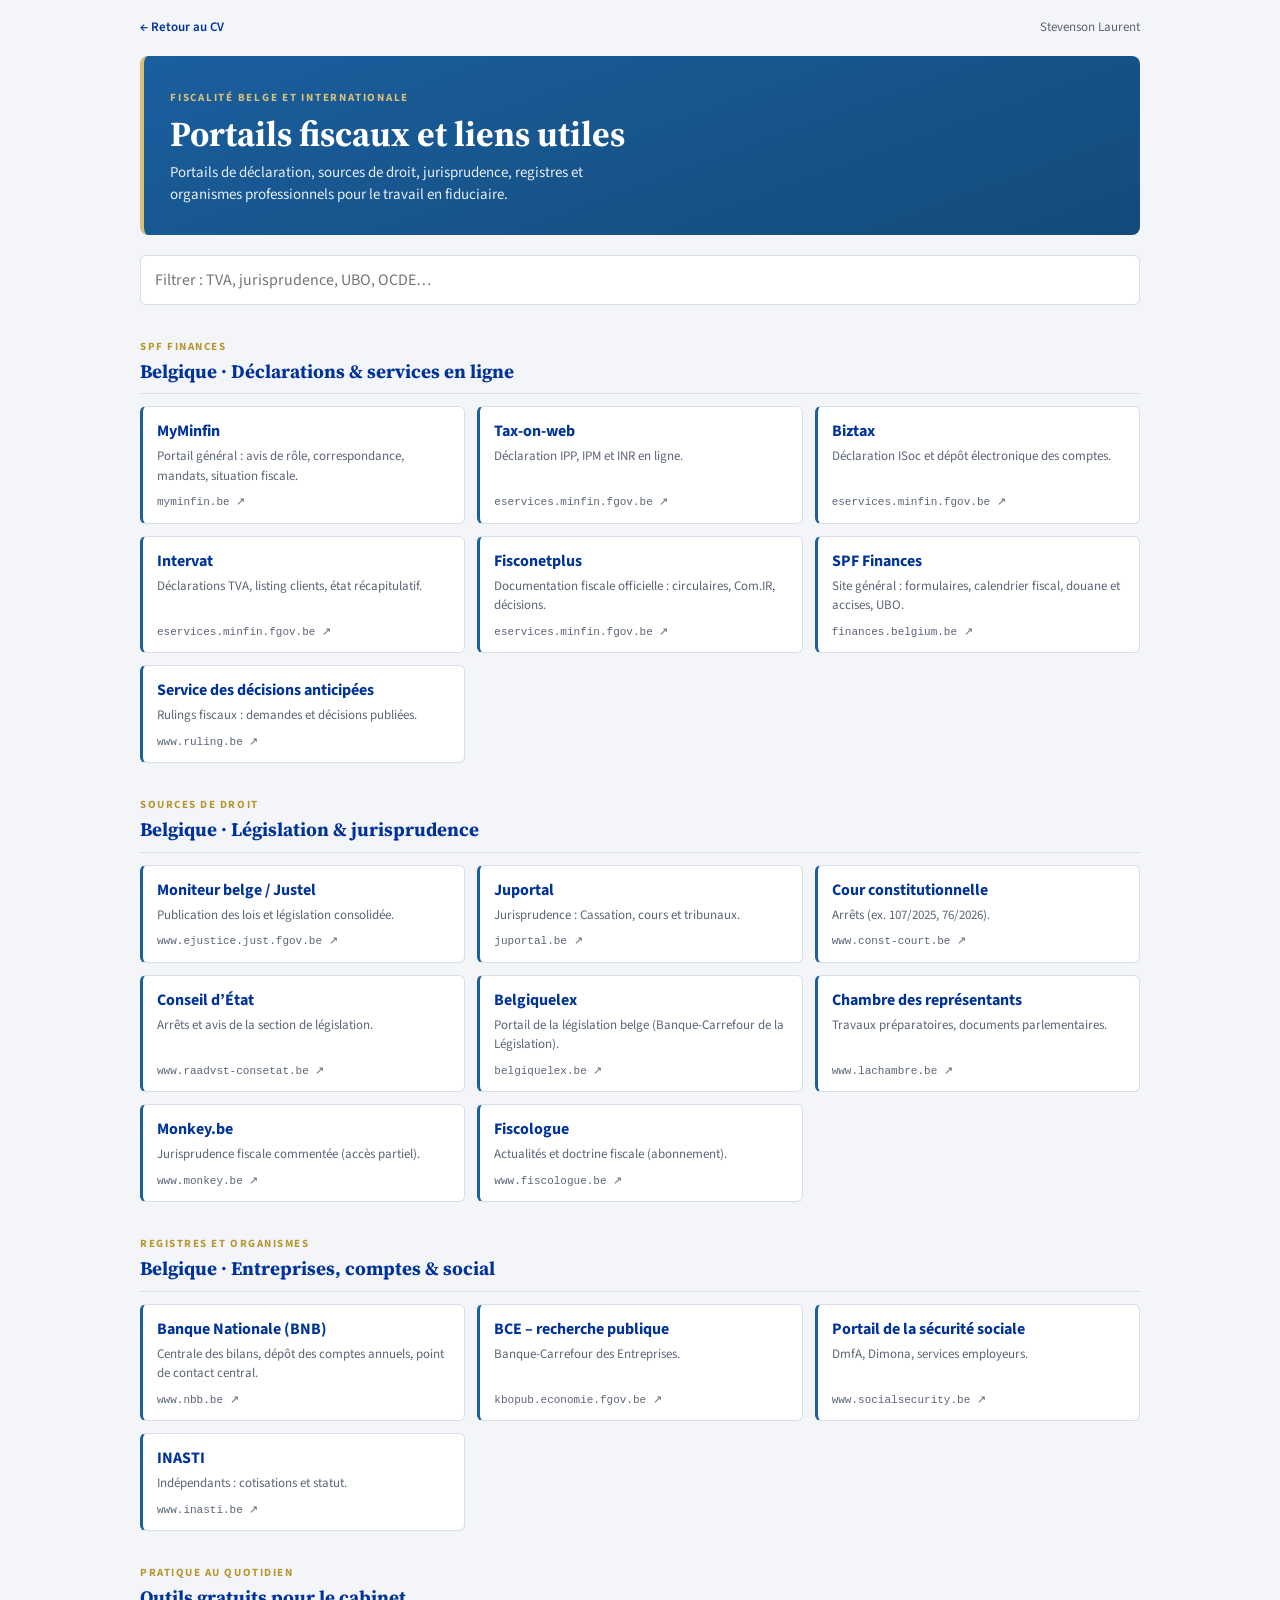
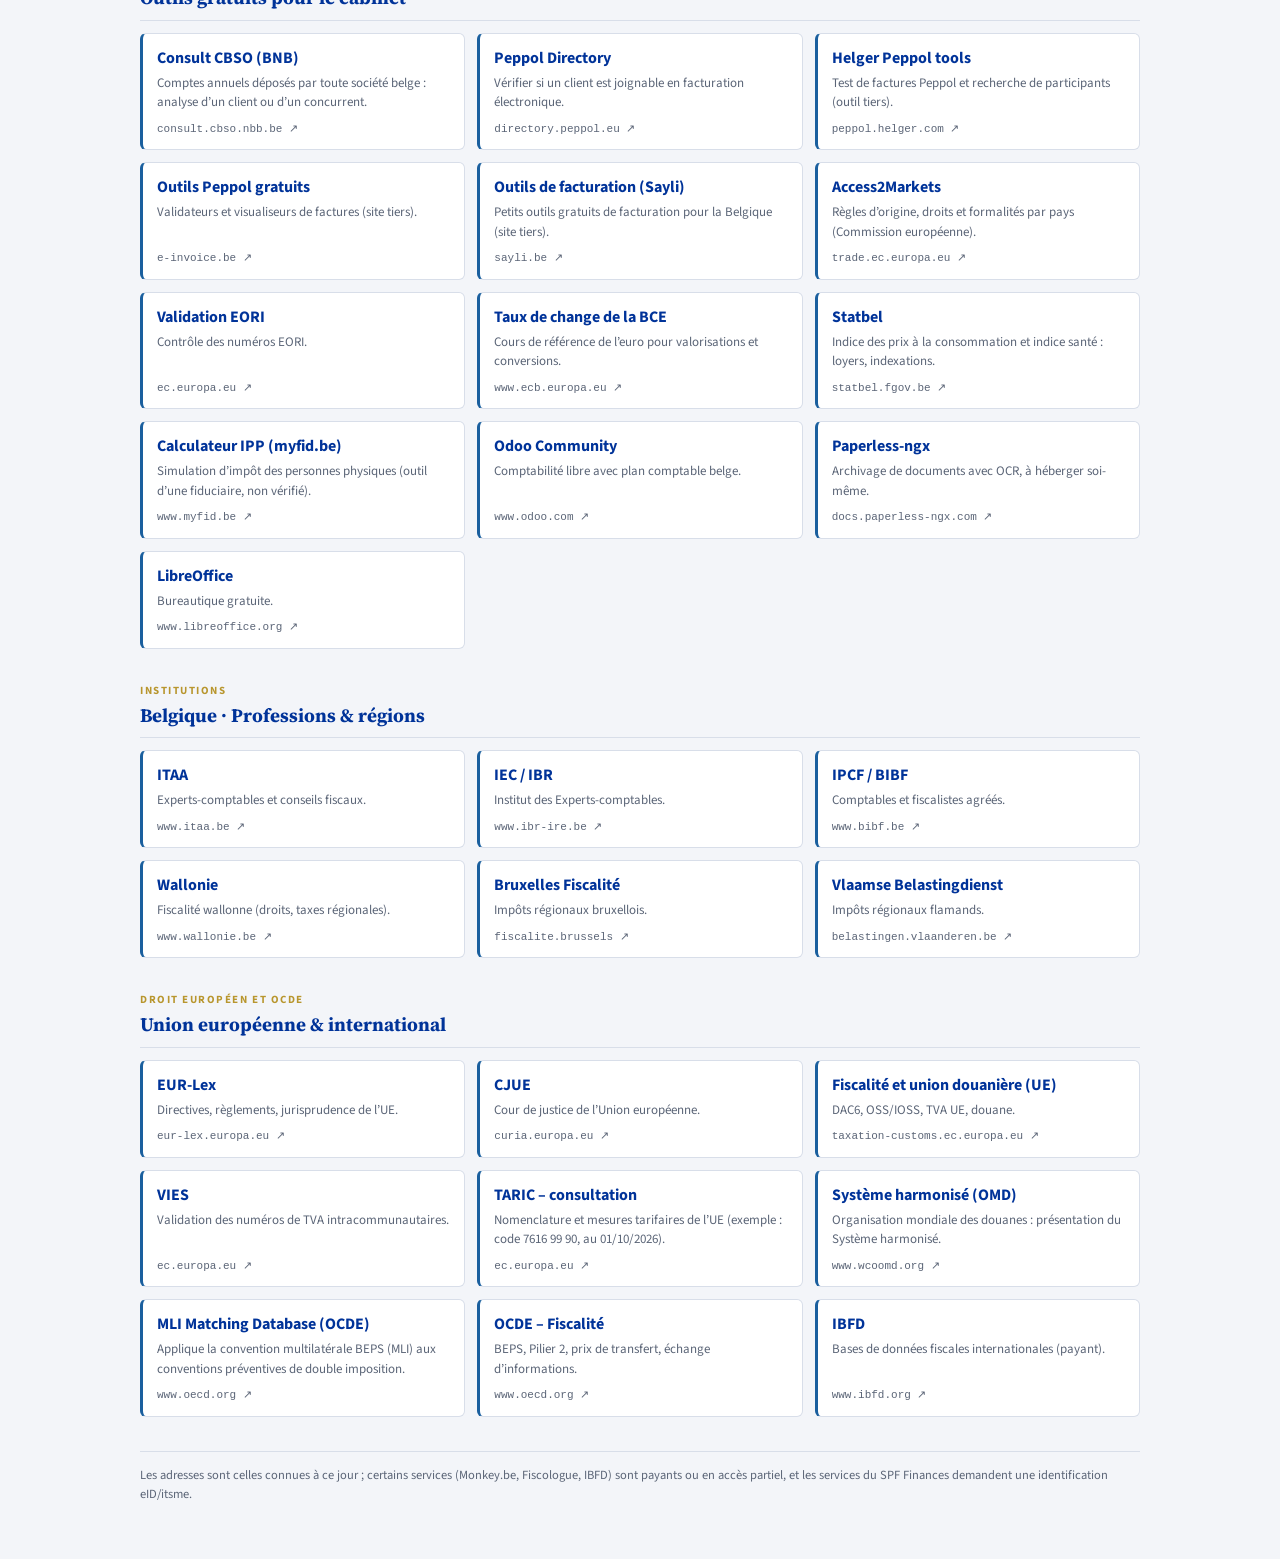
<file: liens-fiscaux.html>
<!DOCTYPE html>
<html lang="fr"><head><meta charset="UTF-8"><meta name="viewport" content="width=device-width,initial-scale=1">
<title>Portails fiscaux et liens utiles</title>
<link href="https://fonts.googleapis.com/css2?family=Source+Sans+3:wght@400;600;700&family=Source+Serif+4:wght@700&display=swap" rel="stylesheet">
<style>
:root{--bg:#F3F5F9;--card:#fff;--ink:#14213D;--mut:#5B6577;--line:#D8DEE9;--blue:#003399;--blue2:#1a5f9e;--gold:#B8962E;--soft:#E8EEF8}
@media (prefers-color-scheme:dark){:root{--bg:#0B1424;--card:#13203A;--ink:#E8EEF8;--mut:#9AA8C0;--line:#26365A;--blue:#8FB4F5;--blue2:#6FA0E8;--gold:#D8C07A;--soft:#1B2D52}}
*{box-sizing:border-box;margin:0}
body{background:var(--bg);color:var(--ink);font-family:'Source Sans 3',system-ui,sans-serif;line-height:1.5;padding:0 16px 56px}
.wrap{max-width:1000px;margin:0 auto}
.top{display:flex;justify-content:space-between;align-items:center;padding:18px 0;font-size:13px}
.top a{color:var(--blue);text-decoration:none;font-weight:600}
.hero{background:linear-gradient(160deg,#1a5f9e,#144a7a);color:#fff;border-radius:8px;padding:28px 26px;border-left:4px solid #D8C07A}
.hero small{letter-spacing:.16em;text-transform:uppercase;font-size:11px;font-weight:700;color:#D8C07A}
.hero h1{font-family:'Source Serif 4',serif;font-size:clamp(1.6rem,5vw,2.2rem);line-height:1.15;margin:6px 0 8px}
.hero p{opacity:.9;max-width:60ch;font-size:15px}
.search{margin:20px 0 8px}
.search input{width:100%;padding:12px 14px;font:inherit;border:1px solid var(--line);border-radius:6px;background:var(--card);color:var(--ink)}
.search input:focus{outline:2px solid var(--blue);outline-offset:1px}
.grp{margin-top:28px}
.grp header{border-bottom:1px solid var(--line);padding-bottom:8px;margin-bottom:12px}
.k{font-size:11px;font-weight:700;letter-spacing:.14em;text-transform:uppercase;color:var(--gold)}
h2{font-family:'Source Serif 4',serif;font-size:19px;color:var(--blue)}
.grid{display:grid;grid-template-columns:repeat(auto-fill,minmax(250px,1fr));gap:12px}
.lk{display:flex;flex-direction:column;gap:4px;background:var(--card);border:1px solid var(--line);border-left:3px solid var(--blue2);border-radius:6px;padding:12px 14px;text-decoration:none;color:inherit;transition:transform .15s,box-shadow .15s}
.lk:hover{transform:translateY(-2px);box-shadow:0 8px 20px rgba(0,30,90,.12);border-left-color:var(--gold)}
.n{font-weight:700;color:var(--blue)}.d{font-size:13px;color:var(--mut)}.h{font-size:11px;color:var(--mut);margin-top:auto;padding-top:4px;font-family:ui-monospace,monospace}
.note{margin-top:34px;font-size:12.5px;color:var(--mut);border-top:1px solid var(--line);padding-top:14px}
.empty{display:none;margin-top:24px;color:var(--mut)}
@media print{.search,.top{display:none}body{background:#fff}}
</style></head><body><div class="wrap">
<div class="top"><a href="cv-stevenson-laurent.html">← Retour au CV</a><span style="color:var(--mut)">Stevenson Laurent</span></div>
<div class="hero"><small>Fiscalité belge et internationale</small><h1>Portails fiscaux et liens utiles</h1><p>Portails de déclaration, sources de droit, jurisprudence, registres et organismes professionnels pour le travail en fiduciaire.</p></div>
<div class="search"><input id="q" type="search" placeholder="Filtrer : TVA, jurisprudence, UBO, OCDE…" aria-label="Filtrer les liens"></div>
<section class="grp"><header><span class="k">SPF Finances</span><h2>Belgique · Déclarations &amp; services en ligne</h2></header><div class="grid">
<a class="lk" href="https://myminfin.be" target="_blank" rel="noopener"><span class="n">MyMinfin</span><span class="d">Portail général : avis de rôle, correspondance, mandats, situation fiscale.</span><span class="h">myminfin.be ↗</span></a>
<a class="lk" href="https://eservices.minfin.fgov.be/tax-on-web" target="_blank" rel="noopener"><span class="n">Tax-on-web</span><span class="d">Déclaration IPP, IPM et INR en ligne.</span><span class="h">eservices.minfin.fgov.be ↗</span></a>
<a class="lk" href="https://eservices.minfin.fgov.be/biztax" target="_blank" rel="noopener"><span class="n">Biztax</span><span class="d">Déclaration ISoc et dépôt électronique des comptes.</span><span class="h">eservices.minfin.fgov.be ↗</span></a>
<a class="lk" href="https://eservices.minfin.fgov.be/intervat" target="_blank" rel="noopener"><span class="n">Intervat</span><span class="d">Déclarations TVA, listing clients, état récapitulatif.</span><span class="h">eservices.minfin.fgov.be ↗</span></a>
<a class="lk" href="https://eservices.minfin.fgov.be/fisconetplus" target="_blank" rel="noopener"><span class="n">Fisconetplus</span><span class="d">Documentation fiscale officielle : circulaires, Com.IR, décisions.</span><span class="h">eservices.minfin.fgov.be ↗</span></a>
<a class="lk" href="https://finances.belgium.be" target="_blank" rel="noopener"><span class="n">SPF Finances</span><span class="d">Site général : formulaires, calendrier fiscal, douane et accises, UBO.</span><span class="h">finances.belgium.be ↗</span></a>
<a class="lk" href="https://www.ruling.be" target="_blank" rel="noopener"><span class="n">Service des décisions anticipées</span><span class="d">Rulings fiscaux : demandes et décisions publiées.</span><span class="h">www.ruling.be ↗</span></a>
</div></section>
<section class="grp"><header><span class="k">Sources de droit</span><h2>Belgique · Législation &amp; jurisprudence</h2></header><div class="grid">
<a class="lk" href="https://www.ejustice.just.fgov.be" target="_blank" rel="noopener"><span class="n">Moniteur belge / Justel</span><span class="d">Publication des lois et législation consolidée.</span><span class="h">www.ejustice.just.fgov.be ↗</span></a>
<a class="lk" href="https://juportal.be" target="_blank" rel="noopener"><span class="n">Juportal</span><span class="d">Jurisprudence : Cassation, cours et tribunaux.</span><span class="h">juportal.be ↗</span></a>
<a class="lk" href="https://www.const-court.be" target="_blank" rel="noopener"><span class="n">Cour constitutionnelle</span><span class="d">Arrêts (ex. 107/2025, 76/2026).</span><span class="h">www.const-court.be ↗</span></a>
<a class="lk" href="https://www.raadvst-consetat.be" target="_blank" rel="noopener"><span class="n">Conseil d’État</span><span class="d">Arrêts et avis de la section de législation.</span><span class="h">www.raadvst-consetat.be ↗</span></a>
<a class="lk" href="https://belgiquelex.be/fr/" target="_blank" rel="noopener"><span class="n">Belgiquelex</span><span class="d">Portail de la législation belge (Banque-Carrefour de la Législation).</span><span class="h">belgiquelex.be ↗</span></a>
<a class="lk" href="https://www.lachambre.be" target="_blank" rel="noopener"><span class="n">Chambre des représentants</span><span class="d">Travaux préparatoires, documents parlementaires.</span><span class="h">www.lachambre.be ↗</span></a>
<a class="lk" href="https://www.monkey.be" target="_blank" rel="noopener"><span class="n">Monkey.be</span><span class="d">Jurisprudence fiscale commentée (accès partiel).</span><span class="h">www.monkey.be ↗</span></a>
<a class="lk" href="https://www.fiscologue.be" target="_blank" rel="noopener"><span class="n">Fiscologue</span><span class="d">Actualités et doctrine fiscale (abonnement).</span><span class="h">www.fiscologue.be ↗</span></a>
</div></section>
<section class="grp"><header><span class="k">Registres et organismes</span><h2>Belgique · Entreprises, comptes &amp; social</h2></header><div class="grid">
<a class="lk" href="https://www.nbb.be" target="_blank" rel="noopener"><span class="n">Banque Nationale (BNB)</span><span class="d">Centrale des bilans, dépôt des comptes annuels, point de contact central.</span><span class="h">www.nbb.be ↗</span></a>
<a class="lk" href="https://kbopub.economie.fgov.be" target="_blank" rel="noopener"><span class="n">BCE – recherche publique</span><span class="d">Banque-Carrefour des Entreprises.</span><span class="h">kbopub.economie.fgov.be ↗</span></a>
<a class="lk" href="https://www.socialsecurity.be" target="_blank" rel="noopener"><span class="n">Portail de la sécurité sociale</span><span class="d">DmfA, Dimona, services employeurs.</span><span class="h">www.socialsecurity.be ↗</span></a>
<a class="lk" href="https://www.inasti.be" target="_blank" rel="noopener"><span class="n">INASTI</span><span class="d">Indépendants : cotisations et statut.</span><span class="h">www.inasti.be ↗</span></a>
</div></section>
<section class="grp"><header><span class="k">Pratique au quotidien</span><h2>Outils gratuits pour le cabinet</h2></header><div class="grid">
<a class="lk" href="https://consult.cbso.nbb.be" target="_blank" rel="noopener"><span class="n">Consult CBSO (BNB)</span><span class="d">Comptes annuels déposés par toute société belge : analyse d’un client ou d’un concurrent.</span><span class="h">consult.cbso.nbb.be ↗</span></a>
<a class="lk" href="https://directory.peppol.eu" target="_blank" rel="noopener"><span class="n">Peppol Directory</span><span class="d">Vérifier si un client est joignable en facturation électronique.</span><span class="h">directory.peppol.eu ↗</span></a>
<a class="lk" href="https://peppol.helger.com" target="_blank" rel="noopener"><span class="n">Helger Peppol tools</span><span class="d">Test de factures Peppol et recherche de participants (outil tiers).</span><span class="h">peppol.helger.com ↗</span></a>
<a class="lk" href="https://e-invoice.be/blog/outils-peppol-gratuits" target="_blank" rel="noopener"><span class="n">Outils Peppol gratuits</span><span class="d">Validateurs et visualiseurs de factures (site tiers).</span><span class="h">e-invoice.be ↗</span></a>
<a class="lk" href="https://sayli.be/outils" target="_blank" rel="noopener"><span class="n">Outils de facturation (Sayli)</span><span class="d">Petits outils gratuits de facturation pour la Belgique (site tiers).</span><span class="h">sayli.be ↗</span></a>
<a class="lk" href="https://trade.ec.europa.eu/access-to-markets" target="_blank" rel="noopener"><span class="n">Access2Markets</span><span class="d">Règles d’origine, droits et formalités par pays (Commission européenne).</span><span class="h">trade.ec.europa.eu ↗</span></a>
<a class="lk" href="https://ec.europa.eu/taxation_customs/dds2/eos/eori_validation.jsp" target="_blank" rel="noopener"><span class="n">Validation EORI</span><span class="d">Contrôle des numéros EORI.</span><span class="h">ec.europa.eu ↗</span></a>
<a class="lk" href="https://www.ecb.europa.eu/stats/policy_and_exchange_rates/euro_reference_exchange_rates/html/index.en.html" target="_blank" rel="noopener"><span class="n">Taux de change de la BCE</span><span class="d">Cours de référence de l’euro pour valorisations et conversions.</span><span class="h">www.ecb.europa.eu ↗</span></a>
<a class="lk" href="https://statbel.fgov.be" target="_blank" rel="noopener"><span class="n">Statbel</span><span class="d">Indice des prix à la consommation et indice santé : loyers, indexations.</span><span class="h">statbel.fgov.be ↗</span></a>
<a class="lk" href="https://www.myfid.be/calculateur/impots-ipp/" target="_blank" rel="noopener"><span class="n">Calculateur IPP (myfid.be)</span><span class="d">Simulation d’impôt des personnes physiques (outil d’une fiduciaire, non vérifié).</span><span class="h">www.myfid.be ↗</span></a>
<a class="lk" href="https://www.odoo.com" target="_blank" rel="noopener"><span class="n">Odoo Community</span><span class="d">Comptabilité libre avec plan comptable belge.</span><span class="h">www.odoo.com ↗</span></a>
<a class="lk" href="https://docs.paperless-ngx.com" target="_blank" rel="noopener"><span class="n">Paperless-ngx</span><span class="d">Archivage de documents avec OCR, à héberger soi-même.</span><span class="h">docs.paperless-ngx.com ↗</span></a>
<a class="lk" href="https://www.libreoffice.org" target="_blank" rel="noopener"><span class="n">LibreOffice</span><span class="d">Bureautique gratuite.</span><span class="h">www.libreoffice.org ↗</span></a>
</div></section>
<section class="grp"><header><span class="k">Institutions</span><h2>Belgique · Professions &amp; régions</h2></header><div class="grid">
<a class="lk" href="https://www.itaa.be" target="_blank" rel="noopener"><span class="n">ITAA</span><span class="d">Experts-comptables et conseils fiscaux.</span><span class="h">www.itaa.be ↗</span></a>
<a class="lk" href="https://www.ibr-ire.be" target="_blank" rel="noopener"><span class="n">IEC / IBR</span><span class="d">Institut des Experts-comptables.</span><span class="h">www.ibr-ire.be ↗</span></a>
<a class="lk" href="https://www.bibf.be" target="_blank" rel="noopener"><span class="n">IPCF / BIBF</span><span class="d">Comptables et fiscalistes agréés.</span><span class="h">www.bibf.be ↗</span></a>
<a class="lk" href="https://www.wallonie.be" target="_blank" rel="noopener"><span class="n">Wallonie</span><span class="d">Fiscalité wallonne (droits, taxes régionales).</span><span class="h">www.wallonie.be ↗</span></a>
<a class="lk" href="https://fiscalite.brussels" target="_blank" rel="noopener"><span class="n">Bruxelles Fiscalité</span><span class="d">Impôts régionaux bruxellois.</span><span class="h">fiscalite.brussels ↗</span></a>
<a class="lk" href="https://belastingen.vlaanderen.be" target="_blank" rel="noopener"><span class="n">Vlaamse Belastingdienst</span><span class="d">Impôts régionaux flamands.</span><span class="h">belastingen.vlaanderen.be ↗</span></a>
</div></section>
<section class="grp"><header><span class="k">Droit européen et OCDE</span><h2>Union européenne &amp; international</h2></header><div class="grid">
<a class="lk" href="https://eur-lex.europa.eu" target="_blank" rel="noopener"><span class="n">EUR-Lex</span><span class="d">Directives, règlements, jurisprudence de l’UE.</span><span class="h">eur-lex.europa.eu ↗</span></a>
<a class="lk" href="https://curia.europa.eu" target="_blank" rel="noopener"><span class="n">CJUE</span><span class="d">Cour de justice de l’Union européenne.</span><span class="h">curia.europa.eu ↗</span></a>
<a class="lk" href="https://taxation-customs.ec.europa.eu" target="_blank" rel="noopener"><span class="n">Fiscalité et union douanière (UE)</span><span class="d">DAC6, OSS/IOSS, TVA UE, douane.</span><span class="h">taxation-customs.ec.europa.eu ↗</span></a>
<a class="lk" href="https://ec.europa.eu/taxation_customs/vies/" target="_blank" rel="noopener"><span class="n">VIES</span><span class="d">Validation des numéros de TVA intracommunautaires.</span><span class="h">ec.europa.eu ↗</span></a>
<a class="lk" href="https://ec.europa.eu/taxation_customs/dds2/taric/taric_consultation.jsp?Lang=en&amp;Taric=76169990&amp;Expand=true&amp;SimDate=20261001#7616999000" target="_blank" rel="noopener"><span class="n">TARIC – consultation</span><span class="d">Nomenclature et mesures tarifaires de l’UE (exemple : code 7616 99 90, au 01/10/2026).</span><span class="h">ec.europa.eu ↗</span></a>
<a class="lk" href="https://www.wcoomd.org/fr/topics/nomenclature/overview/what-is-the-harmonized-system.aspx" target="_blank" rel="noopener"><span class="n">Système harmonisé (OMD)</span><span class="d">Organisation mondiale des douanes : présentation du Système harmonisé.</span><span class="h">www.wcoomd.org ↗</span></a>
<a class="lk" href="https://www.oecd.org/tax/treaties/mli-matching-database.htm" target="_blank" rel="noopener"><span class="n">MLI Matching Database (OCDE)</span><span class="d">Applique la convention multilatérale BEPS (MLI) aux conventions préventives de double imposition.</span><span class="h">www.oecd.org ↗</span></a>
<a class="lk" href="https://www.oecd.org/tax/" target="_blank" rel="noopener"><span class="n">OCDE – Fiscalité</span><span class="d">BEPS, Pilier 2, prix de transfert, échange d’informations.</span><span class="h">www.oecd.org ↗</span></a>
<a class="lk" href="https://www.ibfd.org" target="_blank" rel="noopener"><span class="n">IBFD</span><span class="d">Bases de données fiscales internationales (payant).</span><span class="h">www.ibfd.org ↗</span></a>
</div></section>
<p class="empty" id="empty">Aucun lien ne correspond.</p>
<p class="note">Les adresses sont celles connues à ce jour ; certains services (Monkey.be, Fiscologue, IBFD) sont payants ou en accès partiel, et les services du SPF Finances demandent une identification eID/itsme.</p>
</div>
<script>
const q=document.getElementById('q');
q.addEventListener('input',()=>{const t=q.value.trim().toLowerCase();let any=false;
document.querySelectorAll('.grp').forEach(g=>{let v=0;g.querySelectorAll('.lk').forEach(a=>{const m=!t||a.textContent.toLowerCase().includes(t);a.style.display=m?'':'none';if(m)v++});g.style.display=v?'':'none';if(v)any=true});
document.getElementById('empty').style.display=any?'none':'block'});
</script></body></html>
</file>
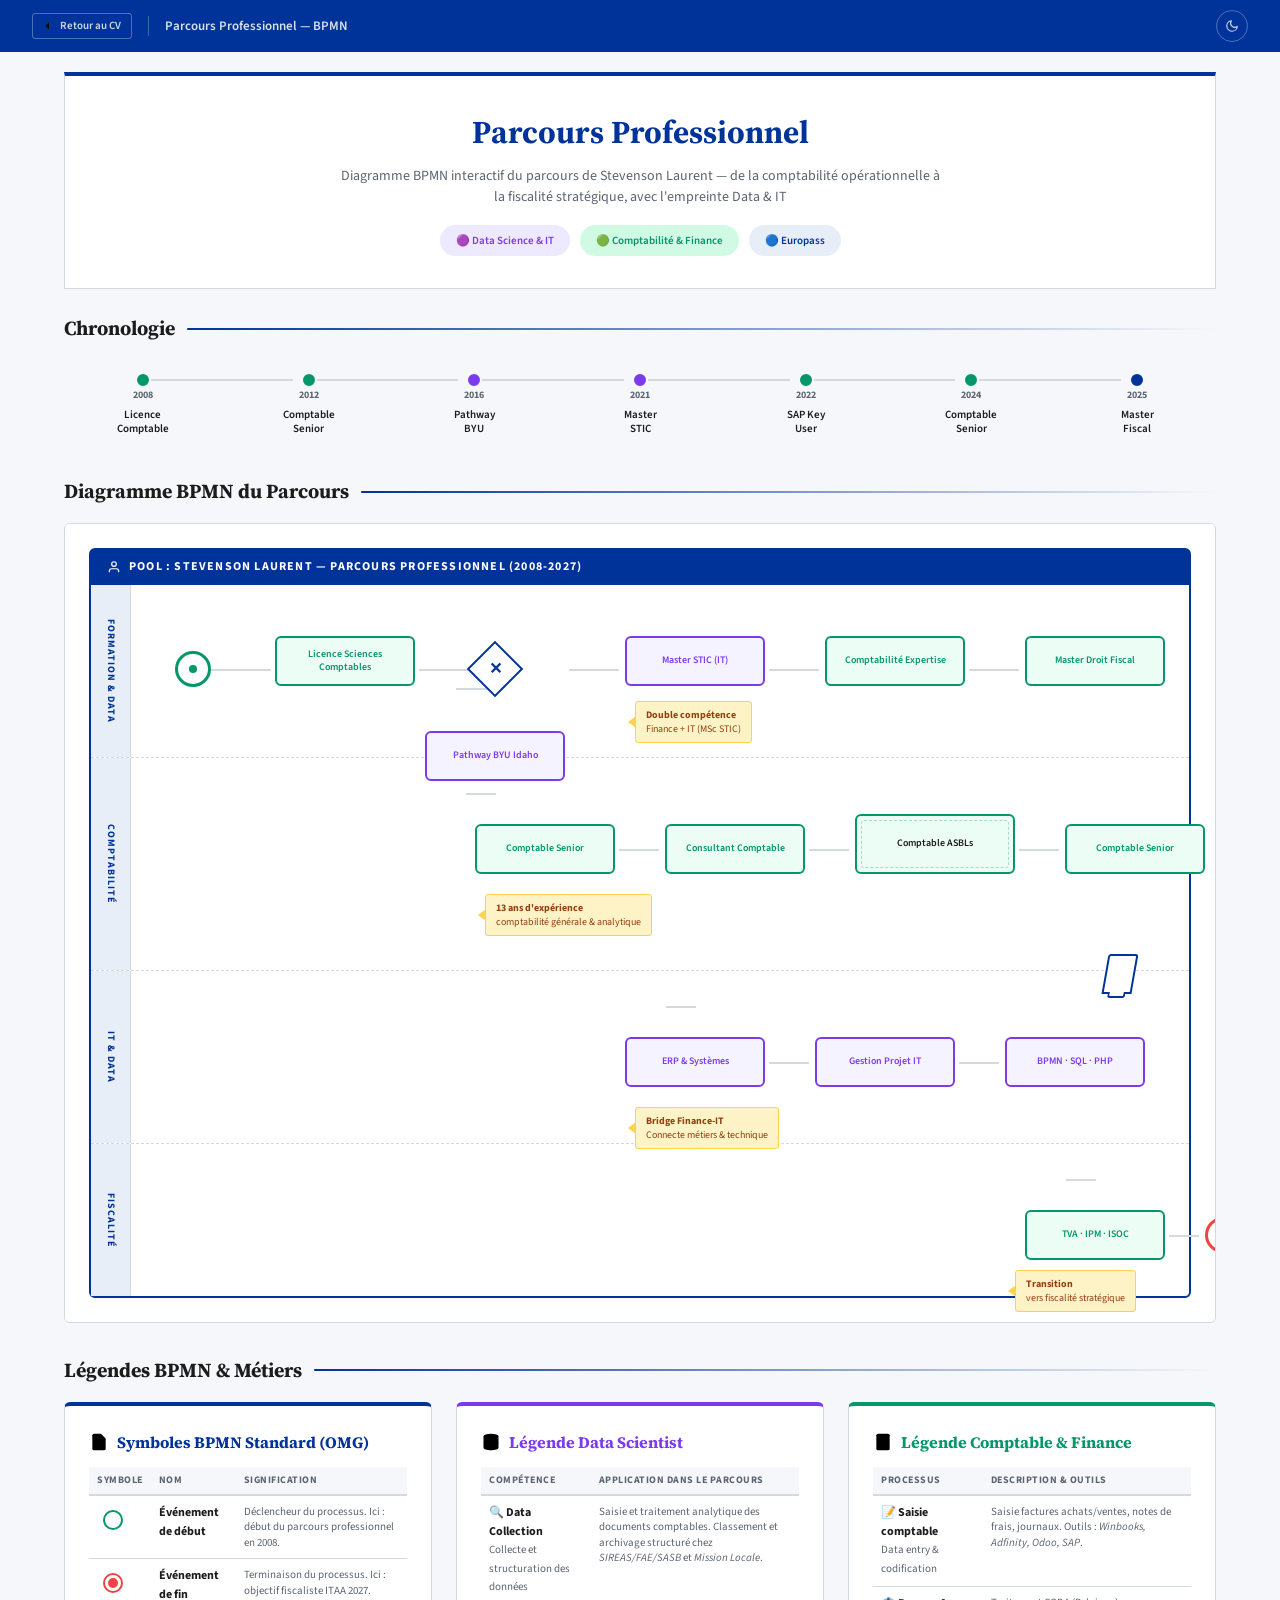
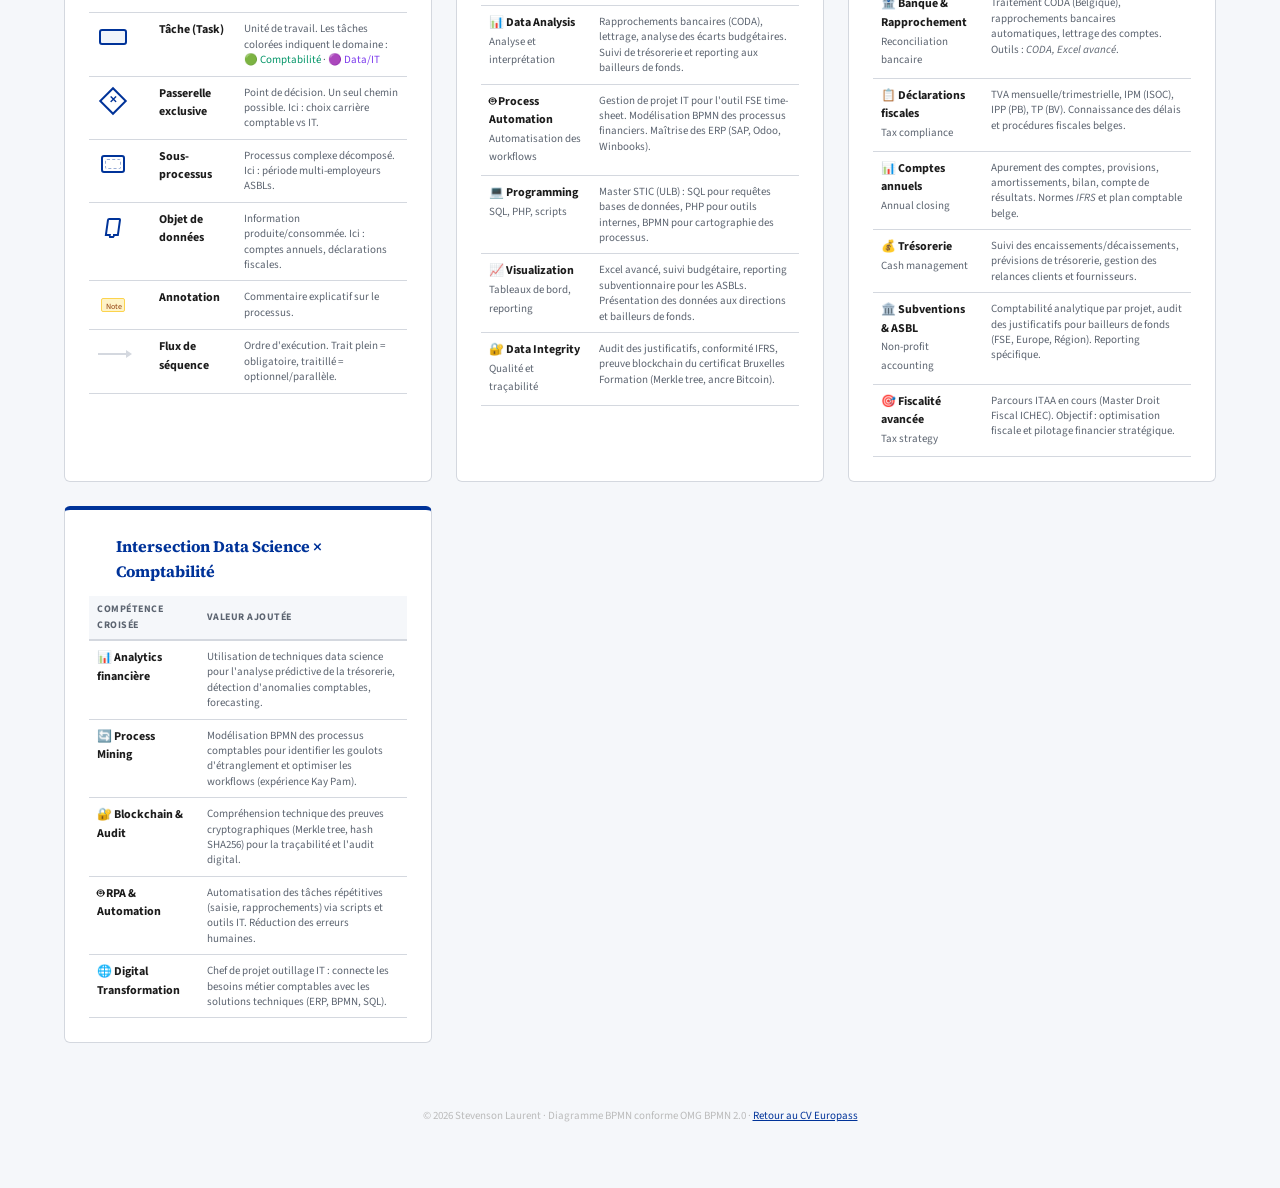
<file: parcours.html>
<!DOCTYPE html>
<html lang="fr">
<head>
<meta charset="UTF-8"/>
<meta name="viewport" content="width=device-width, initial-scale=1.0"/>
<meta name="description" content="Parcours professionnel Stevenson Laurent — Diagramme BPMN interactif avec légendes Data Scientist & Comptable"/>
<title>Parcours Professionnel — BPMN | Stevenson Laurent</title>
<link rel="preconnect" href="https://fonts.googleapis.com"/>
<link href="https://fonts.googleapis.com/css2?family=Source+Sans+3:wght@300;400;600;700;800&family=Source+Serif+4:ital,wght@0,400;0,700;1,400&display=swap" rel="stylesheet"/>
<style>
*,*::before,*::after{box-sizing:border-box;margin:0;padding:0}
:root{
  --eu-blue:#003399;--eu-yellow:#FFCC00;--eu-blue-mid:#336699;
  --eu-blue-light:#E8EEF8;--eu-blue-pale:#F0F4FA;--text:#1C1C1C;
  --muted:#5C6470;--border:#D4D8DF;--bg:#FFFFFF;--surface:#F5F7FA;
  --radius:6px;--accent:#003399;
  --ds-purple:#7C3AED;--ds-purple-light:#EDE9FE;--ds-purple-pale:#F5F3FF;
  --compte-green:#059669;--compte-green-light:#D1FAE5;--compte-green-pale:#ECFDF5;
  --shadow:0 4px 16px rgba(0,0,0,0.08);--shadow-hover:0 8px 32px rgba(0,0,0,0.12);
  --transition:0.25s cubic-bezier(0.4,0,0.2,1);
}
html{scroll-behavior:smooth}
body{font-family:'Source Sans 3',sans-serif;color:var(--text);background:var(--surface);font-size:14px;line-height:1.55;overflow-x:hidden}

/* ── DARK MODE ── */
body.dark-mode{--text:#F1F5F9;--muted:#94A3B8;--bg:#0F172A;--surface:#1E293B;--surface-alt:#334155;--border:#334155;--eu-blue-light:#1E3A5F;--eu-blue-pale:#1E293B;--shadow:0 4px 16px rgba(0,0,0,0.3);--shadow-hover:0 8px 32px rgba(0,0,0,0.4);--ds-purple-light:#4C1D95;--ds-purple-pale:#1E1B4B;--compte-green-light:#064E3B;--compte-green-pale:#064E3B}
body.dark-mode .card,body.dark-mode .hero,body.dark-mode .bpmn-pool{background:var(--surface);border-color:#334155}
body.dark-mode .legend-card{background:#1E293B;border-color:#475569}
body.dark-mode .bpmn-lane{background:#1E293B}
body.dark-mode .bpmn-task{background:#334155;border-color:#475569;color:#F1F5F9}
body.dark-mode .bpmn-event-start{background:#1E293B;border-color:#475569}
body.dark-mode .bpmn-event-end{background:#1E293B;border-color:#EF4444}
body.dark-mode .bpmn-gateway{background:#1E293B;border-color:#475569}
body.dark-mode .bpmn-flow-line{background:#475569}
body.dark-mode .bpmn-annotation{background:#1E293B;border-color:#475569;color:#94A3B8}

/* ── TOPBAR ── */
.topbar{background:var(--eu-blue);color:white;display:flex;align-items:center;justify-content:space-between;padding:0 2rem;height:52px;position:fixed;top:0;left:0;right:0;z-index:200;gap:1rem}
.topbar-left{display:flex;align-items:center;gap:16px}
.eu-logo{display:flex;align-items:center;gap:8px;text-decoration:none}
.eu-stars{font-size:10px;letter-spacing:1px;color:var(--eu-yellow)}
.eu-wordmark{font-size:11px;font-weight:700;color:white;letter-spacing:0.08em;text-transform:uppercase}
.topbar-name{font-size:13px;font-weight:600;color:rgba(255,255,255,0.85);border-left:1px solid rgba(255,255,255,0.25);padding-left:16px}
.topbar-right{display:flex;align-items:center;gap:8px}
.back-btn{display:inline-flex;align-items:center;gap:5px;font-size:11px;font-weight:600;color:rgba(255,255,255,0.8);background:transparent;border:1px solid rgba(255,255,255,0.3);border-radius:3px;padding:3px 10px;cursor:pointer;font-family:'Source Sans 3',sans-serif;text-decoration:none;transition:all var(--transition)}
.back-btn:hover{border-color:var(--eu-yellow);color:var(--eu-yellow)}
.icon-btn{width:32px;height:32px;border-radius:50%;border:1px solid rgba(255,255,255,0.3);background:transparent;display:flex;align-items:center;justify-content:center;cursor:pointer;transition:all var(--transition);color:rgba(255,255,255,0.8);margin-left:4px}
.icon-btn:hover{background:rgba(255,204,0,0.15);border-color:var(--eu-yellow);color:var(--eu-yellow)}
.icon-btn svg{width:14px;height:14px;stroke:currentColor;fill:none;stroke-width:2;stroke-linecap:round;stroke-linejoin:round}

.page{max-width:1200px;margin:0 auto;padding:72px 1.5rem 4rem}

/* ── HERO ── */
.hero{background:var(--bg);border:1px solid var(--border);border-top:4px solid var(--eu-blue);padding:2rem;margin-bottom:1.5rem;text-align:center;position:relative;overflow:hidden}
.hero::before{content:'';position:absolute;top:0;left:0;right:0;height:3px;background:linear-gradient(90deg,var(--eu-blue),var(--eu-yellow));opacity:0;transition:opacity var(--transition)}
.hero:hover::before{opacity:1}
.hero h1{font-family:'Source Serif 4',serif;font-size:32px;font-weight:700;color:var(--eu-blue);margin-bottom:8px}
.hero-subtitle{font-size:14px;color:var(--muted);max-width:600px;margin:0 auto 16px}
.hero-badges{display:flex;justify-content:center;gap:10px;flex-wrap:wrap}
.hero-badge{display:inline-flex;align-items:center;gap:6px;font-size:11px;font-weight:600;padding:5px 14px;border-radius:100px;border:2px solid transparent;transition:all var(--transition)}
.hero-badge.ds{background:var(--ds-purple-light);color:var(--ds-purple);border-color:var(--ds-purple-light)}
.hero-badge.ds:hover{background:var(--ds-purple);color:white}
.hero-badge.compte{background:var(--compte-green-light);color:var(--compte-green);border-color:var(--compte-green-light)}
.hero-badge.compte:hover{background:var(--compte-green);color:white}
.hero-badge.eu{background:var(--eu-blue-light);color:var(--eu-blue);border-color:var(--eu-blue-light)}
.hero-badge.eu:hover{background:var(--eu-blue);color:white}

/* ── SECTIONS ── */
.section{margin-bottom:2rem}
.section-header{display:flex;align-items:center;gap:12px;margin-bottom:1rem}
.section-title{font-family:'Source Serif 4',serif;font-size:20px;font-weight:700;color:var(--text)}
.section-line{flex:1;height:2px;background:linear-gradient(90deg,var(--eu-blue),transparent);border-radius:1px}

/* ── BPMN DIAGRAM ── */
.bpmn-container{background:var(--bg);border:1px solid var(--border);border-radius:var(--radius);padding:1.5rem;overflow-x:auto;margin-bottom:1.5rem;position:relative}
.bpmn-container:hover{box-shadow:var(--shadow)}
.bpmn-pool{border:2px solid var(--eu-blue);border-radius:var(--radius);min-width:900px;position:relative;background:var(--bg)}
.bpmn-pool-header{background:var(--eu-blue);color:white;padding:8px 16px;font-size:12px;font-weight:700;letter-spacing:0.1em;text-transform:uppercase;display:flex;align-items:center;gap:8px}
.bpmn-pool-header svg{width:14px;height:14px;stroke:currentColor;fill:none;stroke-width:2}
.bpmn-lanes{display:flex;flex-direction:column}
.bpmn-lane{border-bottom:1px dashed var(--border);padding:16px;position:relative;min-height:120px}
.bpmn-lane:last-child{border-bottom:none}
.bpmn-lane-header{position:absolute;left:0;top:0;bottom:0;width:40px;background:var(--eu-blue-light);display:flex;align-items:center;justify-content:center;writing-mode:vertical-rl;text-orientation:mixed;font-size:10px;font-weight:700;color:var(--eu-blue);letter-spacing:0.1em;text-transform:uppercase;border-right:1px solid var(--border)}
.bpmn-lane-content{margin-left:48px;position:relative;min-height:80px}

/* ── BPMN ELEMENTS ── */
.bpmn-element{position:absolute;display:flex;align-items:center;justify-content:center;font-size:10px;font-weight:600;text-align:center;cursor:pointer;transition:all var(--transition);z-index:2}
.bpmn-element:hover{transform:scale(1.08);z-index:10}
.bpmn-element:hover .bpmn-tooltip{opacity:1;visibility:visible;transform:translateY(0)}

/* Start Event */
.bpmn-event-start{width:36px;height:36px;border-radius:50%;border:3px solid var(--compte-green);background:white;display:flex;align-items:center;justify-content:center}
.bpmn-event-start::after{content:'';width:8px;height:8px;border-radius:50%;background:var(--compte-green)}

/* End Event */
.bpmn-event-end{width:36px;height:36px;border-radius:50%;border:3px solid #EF4444;background:white;display:flex;align-items:center;justify-content:center}
.bpmn-event-end::after{content:'';width:16px;height:16px;border-radius:50%;background:#EF4444}

/* Task */
.bpmn-task{width:140px;height:50px;border-radius:var(--radius);border:2px solid var(--eu-blue);background:var(--eu-blue-pale);color:var(--eu-blue);display:flex;align-items:center;justify-content:center;padding:4px 8px;line-height:1.3}
.bpmn-task.ds{border-color:var(--ds-purple);background:var(--ds-purple-pale);color:var(--ds-purple)}
.bpmn-task.compte{border-color:var(--compte-green);background:var(--compte-green-pale);color:var(--compte-green)}
.bpmn-task:hover{box-shadow:var(--shadow);transform:translateY(-2px)}

/* Gateway */
.bpmn-gateway{width:40px;height:40px;background:white;border:2px solid var(--eu-blue);transform:rotate(45deg);display:flex;align-items:center;justify-content:center}
.bpmn-gateway span{transform:rotate(-45deg);font-size:16px;font-weight:700;color:var(--eu-blue)}
.bpmn-gateway:hover{box-shadow:var(--shadow)}

/* Sub-process */
.bpmn-subprocess{width:160px;height:60px;border-radius:var(--radius);border:2px solid var(--eu-blue);background:var(--eu-blue-pale);display:flex;align-items:center;justify-content:center;position:relative}
.bpmn-subprocess::before{content:'';position:absolute;top:4px;left:4px;right:4px;bottom:4px;border:1px dashed var(--eu-blue);border-radius:3px;opacity:0.3}
.bpmn-subprocess.ds{border-color:var(--ds-purple);background:var(--ds-purple-pale)}
.bpmn-subprocess.ds::before{border-color:var(--ds-purple)}
.bpmn-subprocess.compte{border-color:var(--compte-green);background:var(--compte-green-pale)}
.bpmn-subprocess.compte::before{border-color:var(--compte-green)}

/* Data Object */
.bpmn-data{width:30px;height:40px;border:2px solid var(--eu-blue);background:white;border-radius:3px 3px 0 0;position:relative;transform:skewX(-10deg)}
.bpmn-data::after{content:'';position:absolute;bottom:-6px;left:4px;right:4px;height:6px;border:2px solid var(--eu-blue);border-top:none;border-radius:0 0 3px 3px;background:white}

/* Annotation */
.bpmn-annotation{background:#FEF3C7;border:1px solid #FCD34D;border-radius:3px;padding:6px 10px;font-size:10px;color:#92400E;max-width:180px;line-height:1.4;position:absolute}
.bpmn-annotation::before{content:'';position:absolute;left:-8px;top:50%;transform:translateY(-50%);width:0;height:0;border-top:6px solid transparent;border-bottom:6px solid transparent;border-right:8px solid #FCD34D}

/* Flow Lines */
.bpmn-flow-line{position:absolute;height:2px;background:var(--border);z-index:1;transition:all var(--transition)}
.bpmn-flow-line:hover{background:var(--eu-blue)}
.bpmn-flow-arrow{position:absolute;width:0;height:0;border-top:4px solid transparent;border-bottom:4px solid transparent;border-left:6px solid var(--border);right:-6px;top:50%;transform:translateY(-50%)}
.bpmn-flow-line:hover .bpmn-flow-arrow{border-left-color:var(--eu-blue)}
.bpmn-flow-dashed{background:repeating-linear-gradient(90deg,var(--border),var(--border) 6px,transparent 6px,transparent 12px)}
.bpmn-flow-dashed .bpmn-flow-arrow{border-left-color:var(--border)}

/* Tooltip */
.bpmn-tooltip{position:absolute;bottom:calc(100% + 8px);left:50%;transform:translateX(-50%) translateY(4px);background:var(--text);color:white;padding:8px 12px;border-radius:var(--radius);font-size:11px;white-space:nowrap;opacity:0;visibility:hidden;transition:all var(--transition);z-index:100;box-shadow:var(--shadow-hover);pointer-events:none}
.bpmn-tooltip::after{content:'';position:absolute;top:100%;left:50%;transform:translateX(-50%);border:5px solid transparent;border-top-color:var(--text)}

/* ── LEGENDS ── */
.legends-grid{display:grid;grid-template-columns:repeat(auto-fit,minmax(340px,1fr));gap:1.5rem;margin-bottom:2rem}
.legend-card{background:var(--bg);border:1px solid var(--border);border-radius:var(--radius);padding:1.5rem;transition:all var(--transition)}
.legend-card:hover{box-shadow:var(--shadow);transform:translateY(-2px)}
.legend-card.ds{border-top:4px solid var(--ds-purple)}
.legend-card.compte{border-top:4px solid var(--compte-green)}
.legend-card.eu{border-top:4px solid var(--eu-blue)}
.legend-title{font-family:'Source Serif 4',serif;font-size:16px;font-weight:700;margin-bottom:12px;display:flex;align-items:center;gap:8px}
.legend-title.ds{color:var(--ds-purple)}
.legend-title.compte{color:var(--compte-green)}
.legend-title.eu{color:var(--eu-blue)}
.legend-table{width:100%;border-collapse:collapse;font-size:12px}
.legend-table th{text-align:left;padding:6px 8px;background:var(--surface);font-weight:700;color:var(--muted);font-size:10px;letter-spacing:0.05em;text-transform:uppercase;border-bottom:2px solid var(--border)}
.legend-table td{padding:8px;border-bottom:1px solid var(--border);vertical-align:top}
.legend-table tr:hover td{background:var(--surface)}
.legend-symbol{width:32px;height:32px;display:flex;align-items:center;justify-content:center;flex-shrink:0}
.legend-symbol svg{width:20px;height:20px}
.legend-desc{font-size:11px;color:var(--muted);line-height:1.4}
.legend-example{font-size:10px;color:var(--eu-blue);font-style:italic;margin-top:2px}

/* ── TIMELINE MINI ── */
.mini-timeline{display:flex;justify-content:space-between;align-items:flex-start;gap:8px;overflow-x:auto;padding:8px 0}
.mini-step{flex:1;min-width:100px;text-align:center;position:relative;padding-top:20px}
.mini-step::before{content:'';position:absolute;top:6px;left:50%;width:12px;height:12px;border-radius:50%;background:var(--border);border:2px solid var(--border);transform:translateX(-50%);transition:all var(--transition)}
.mini-step.active::before{background:var(--eu-blue);border-color:var(--eu-blue)}
.mini-step.ds::before{background:var(--ds-purple);border-color:var(--ds-purple)}
.mini-step.compte::before{background:var(--compte-green);border-color:var(--compte-green)}
.mini-step::after{content:'';position:absolute;top:11px;left:calc(50% + 8px);right:calc(-50% + 8px);height:2px;background:var(--border);z-index:-1}
.mini-step:last-child::after{display:none}
.mini-year{font-size:10px;font-weight:700;color:var(--muted);margin-bottom:4px}
.mini-label{font-size:11px;font-weight:600;color:var(--text);line-height:1.3}
.mini-step:hover .mini-year{color:var(--eu-blue)}
.mini-step:hover::before{transform:translateX(-50%) scale(1.3)}

/* ── RESPONSIVE ── */
@media(max-width:900px){
  .bpmn-container{overflow-x:scroll}
  .legends-grid{grid-template-columns:1fr}
  .topbar{flex-wrap:wrap;height:auto;padding:8px 1rem}
  .topbar-name{display:none}
}
@media print{
  .topbar,.icon-btn{display:none!important}
  body{background:white}
  .bpmn-container{overflow:visible}
  .bpmn-pool{min-width:auto}
}
</style>
</head>
<body>

<!-- SVG Symbols -->
<svg style="display:none" xmlns="http://www.w3.org/2000/svg">
  <symbol id="icon-moon" viewBox="0 0 24 24"><path d="M21 12.79A9 9 0 1111.21 3 7 7 0 0021 12.79z"/></symbol>
  <symbol id="icon-sun" viewBox="0 0 24 24"><circle cx="12" cy="12" r="5"/><line x1="12" y1="1" x2="12" y2="3"/><line x1="12" y1="21" x2="12" y2="23"/><line x1="4.22" y1="4.22" x2="5.64" y2="5.64"/><line x1="18.36" y1="18.36" x2="19.78" y2="19.78"/><line x1="1" y1="12" x2="3" y2="12"/><line x1="21" y1="12" x2="23" y2="12"/><line x1="4.22" y1="19.78" x2="5.64" y2="18.36"/><line x1="18.36" y1="5.64" x2="19.78" y2="4.22"/></symbol>
  <symbol id="icon-user" viewBox="0 0 24 24"><path d="M20 21v-2a4 4 0 00-4-4H8a4 4 0 00-4 4v2"/><circle cx="12" cy="7" r="4"/></symbol>
  <symbol id="icon-briefcase" viewBox="0 0 24 24"><rect x="2" y="7" width="20" height="14" rx="2"/><path d="M16 7V5a2 2 0 00-2-2h-4a2 2 0 00-2 2v2"/></symbol>
  <symbol id="icon-graduation" viewBox="0 0 24 24"><path d="M22 10v6M2 10l10-5 10 5-10 5z"/><path d="M6 12v5c3 3 9 3 12 0v-5"/></symbol>
  <symbol id="icon-database" viewBox="0 0 24 24"><ellipse cx="12" cy="5" rx="9" ry="3"/><path d="M21 12c0 1.66-4 3-9 3s-9-1.34-9-3"/><path d="M3 5v14c0 1.66 4 3 9 3s9-1.34 9-3V5"/></symbol>
  <symbol id="icon-chart" viewBox="0 0 24 24"><line x1="18" y1="20" x2="18" y2="10"/><line x1="12" y1="20" x2="12" y2="4"/><line x1="6" y1="20" x2="6" y2="14"/></symbol>
  <symbol id="icon-code" viewBox="0 0 24 24"><polyline points="16 18 22 12 16 6"/><polyline points="8 6 2 12 8 18"/></symbol>
  <symbol id="icon-calculator" viewBox="0 0 24 24"><rect x="4" y="2" width="16" height="20" rx="2"/><line x1="8" y1="6" x2="16" y2="6"/><line x1="16" y1="14" x2="16" y2="14"/><line x1="12" y1="14" x2="12" y2="14"/><line x1="8" y1="14" x2="8" y2="14"/><line x1="16" y1="18" x2="16" y2="18"/><line x1="12" y1="18" x2="12" y2="18"/><line x1="8" y1="18" x2="8" y2="18"/></symbol>
  <symbol id="icon-file" viewBox="0 0 24 24"><path d="M14 2H6a2 2 0 00-2 2v16a2 2 0 002 2h12a2 2 0 002-2V8z"/><polyline points="14 2 14 8 20 8"/></symbol>
  <symbol id="icon-check" viewBox="0 0 24 24"><polyline points="20 6 9 17 4 12"/></symbol>
  <symbol id="icon-arrow-left" viewBox="0 0 24 24"><line x1="19" y1="12" x2="5" y2="12"/><polyline points="12 19 5 12 12 5"/></symbol>
</svg>

<!-- TOPBAR -->
<div class="topbar">
  <div class="topbar-left">
    <a href="index.html" class="back-btn">
      <svg width="12" height="12"><use href="#icon-arrow-left"/></svg>
      Retour au CV
    </a>
    <span class="topbar-name">Parcours Professionnel — BPMN</span>
  </div>
  <div class="topbar-right">
    <button class="icon-btn" onclick="toggleDarkMode()" title="Mode sombre">
      <svg id="themeIcon"><use href="#icon-moon"/></svg>
    </button>
  </div>
</div>

<div class="page">

<!-- HERO -->
<div class="hero">
  <h1>Parcours Professionnel</h1>
  <p class="hero-subtitle">Diagramme BPMN interactif du parcours de Stevenson Laurent — de la comptabilité opérationnelle à la fiscalité stratégique, avec l'empreinte Data & IT</p>
  <div class="hero-badges">
    <span class="hero-badge ds">🟣 Data Science & IT</span>
    <span class="hero-badge compte">🟢 Comptabilité & Finance</span>
    <span class="hero-badge eu">🔵 Europass</span>
  </div>
</div>

<!-- MINI TIMELINE -->
<div class="section">
  <div class="section-header">
    <h2 class="section-title">Chronologie</h2>
    <div class="section-line"></div>
  </div>
  <div class="mini-timeline">
    <div class="mini-step compte">
      <div class="mini-year">2008</div>
      <div class="mini-label">Licence<br>Comptable</div>
    </div>
    <div class="mini-step compte">
      <div class="mini-year">2012</div>
      <div class="mini-label">Comptable<br>Senior</div>
    </div>
    <div class="mini-step ds">
      <div class="mini-year">2016</div>
      <div class="mini-label">Pathway<br>BYU</div>
    </div>
    <div class="mini-step ds">
      <div class="mini-year">2021</div>
      <div class="mini-label">Master<br>STIC</div>
    </div>
    <div class="mini-step compte">
      <div class="mini-year">2022</div>
      <div class="mini-label">SAP Key<br>User</div>
    </div>
    <div class="mini-step compte">
      <div class="mini-year">2024</div>
      <div class="mini-label">Comptable<br>Senior</div>
    </div>
    <div class="mini-step active">
      <div class="mini-year">2025</div>
      <div class="mini-label">Master<br>Fiscal</div>
    </div>
  </div>
</div>

<!-- BPMN DIAGRAM -->
<div class="section">
  <div class="section-header">
    <h2 class="section-title">Diagramme BPMN du Parcours</h2>
    <div class="section-line"></div>
  </div>
  <div class="bpmn-container">
    <div class="bpmn-pool">
      <div class="bpmn-pool-header">
        <svg><use href="#icon-user"/></svg>
        Pool : Stevenson Laurent — Parcours Professionnel (2008-2027)
      </div>
      <div class="bpmn-lanes">

        <!-- LANE 1: Formation & Data -->
        <div class="bpmn-lane">
          <div class="bpmn-lane-header">Formation & Data</div>
          <div class="bpmn-lane-content" style="min-height:140px">
            <!-- Start -->
            <div class="bpmn-element bpmn-event-start" style="left:20px;top:50px" title="Début du parcours">
              <div class="bpmn-tooltip">Début · 2008 · Haïti</div>
            </div>
            <!-- Flow -->
            <div class="bpmn-flow-line" style="left:56px;top:68px;width:60px"></div>
            <!-- Task: Licence -->
            <div class="bpmn-element bpmn-task compte" style="left:120px;top:35px">
              Licence Sciences Comptables
              <div class="bpmn-tooltip">IHECE · 2008-2012 · Port-au-Prince</div>
            </div>
            <!-- Flow -->
            <div class="bpmn-flow-line" style="left:264px;top:68px;width:50px"></div>
            <!-- Gateway -->
            <div class="bpmn-element bpmn-gateway" style="left:320px;top:48px">
              <span>✕</span>
              <div class="bpmn-tooltip">Choix de carrière · 2012</div>
            </div>
            <!-- Flow down -->
            <div class="bpmn-flow-line bpmn-flow-dashed" style="left:340px;top:88px;width:2px;height:40px;transform:rotate(90deg);transform-origin:top"></div>
            <!-- Task: BYU -->
            <div class="bpmn-element bpmn-task ds" style="left:270px;top:130px">
              Pathway BYU Idaho
              <div class="bpmn-tooltip">Certificat online · 2015-2016 · USA</div>
            </div>
            <!-- Flow -->
            <div class="bpmn-flow-line" style="left:414px;top:68px;width:50px"></div>
            <!-- Task: Master STIC -->
            <div class="bpmn-element bpmn-task ds" style="left:470px;top:35px">
              Master STIC (IT)
              <div class="bpmn-tooltip">ULB · 2021-2023 · Bruxelles</div>
            </div>
            <!-- Flow -->
            <div class="bpmn-flow-line" style="left:614px;top:68px;width:50px"></div>
            <!-- Task: Bruxelles Formation -->
            <div class="bpmn-element bpmn-task compte" style="left:670px;top:35px">
              Comptabilité Expertise
              <div class="bpmn-tooltip">Bruxelles Formation · SAP Key User · 2022</div>
            </div>
            <!-- Flow -->
            <div class="bpmn-flow-line" style="left:814px;top:68px;width:50px"></div>
            <!-- Task: Master Fiscal -->
            <div class="bpmn-element bpmn-task compte" style="left:870px;top:35px">
              Master Droit Fiscal
              <div class="bpmn-tooltip">ICHEC · ITAA · 2025-2027</div>
            </div>
            <!-- Annotation -->
            <div class="bpmn-annotation" style="left:480px;top:100px">
              <strong>Double compétence</strong><br>Finance + IT (MSc STIC)
            </div>
          </div>
        </div>

        <!-- LANE 2: Expérience Comptable -->
        <div class="bpmn-lane">
          <div class="bpmn-lane-header">Comptabilité</div>
          <div class="bpmn-lane-content" style="min-height:180px">
            <!-- Flow from gateway -->
            <div class="bpmn-flow-line" style="left:340px;top:20px;width:2px;height:30px;transform:rotate(90deg);transform-origin:top"></div>
            <!-- Task: Reinbold -->
            <div class="bpmn-element bpmn-task compte" style="left:320px;top:50px">
              Comptable Senior
              <div class="bpmn-tooltip">Reinbold Export Import · 2012-2021 · 9 ans · IFRS</div>
            </div>
            <!-- Flow -->
            <div class="bpmn-flow-line" style="left:464px;top:75px;width:40px"></div>
            <!-- Task: Kay Pam -->
            <div class="bpmn-element bpmn-task compte" style="left:510px;top:50px">
              Consultant Comptable
              <div class="bpmn-tooltip">Kay Pam & Paulna · 2016-2018 · Analyse chaîne valeur</div>
            </div>
            <!-- Flow -->
            <div class="bpmn-flow-line" style="left:654px;top:75px;width:40px"></div>
            <!-- Sub-process: SIREAS/FAE/SASB -->
            <div class="bpmn-element bpmn-subprocess compte" style="left:700px;top:40px">
              Comptable ASBLs
              <div class="bpmn-tooltip">SIREAS/FAE/SASB · 2023-2024 · Mi-temps · Subventions</div>
            </div>
            <!-- Flow -->
            <div class="bpmn-flow-line" style="left:864px;top:75px;width:40px"></div>
            <!-- Task: Mission Locale -->
            <div class="bpmn-element bpmn-task compte" style="left:910px;top:50px">
              Comptable Senior
              <div class="bpmn-tooltip">Mission Locale Molenbeek · 2024-présent · Full cycle</div>
            </div>
            <!-- Data Object -->
            <div class="bpmn-element bpmn-data" style="left:950px;top:120px" title="Comptes annuels">
              <div class="bpmn-tooltip">Comptes annuels · TVA · IPM</div>
            </div>
            <!-- Annotation -->
            <div class="bpmn-annotation" style="left:330px;top:120px">
              <strong>13 ans d'expérience</strong><br>comptabilité générale & analytique
            </div>
          </div>
        </div>

        <!-- LANE 3: IT & Data -->
        <div class="bpmn-lane">
          <div class="bpmn-lane-header">IT & Data</div>
          <div class="bpmn-lane-content" style="min-height:140px">
            <!-- Flow from Master STIC -->
            <div class="bpmn-flow-line bpmn-flow-dashed" style="left:540px;top:20px;width:2px;height:30px;transform:rotate(90deg);transform-origin:top"></div>
            <!-- Task: ERP -->
            <div class="bpmn-element bpmn-task ds" style="left:470px;top:50px">
              ERP & Systèmes
              <div class="bpmn-tooltip">SAP · Odoo · Winbooks · Adfinity · Octopus</div>
            </div>
            <!-- Flow -->
            <div class="bpmn-flow-line" style="left:614px;top:75px;width:40px"></div>
            <!-- Task: FSE Tool -->
            <div class="bpmn-element bpmn-task ds" style="left:660px;top:50px">
              Gestion Projet IT
              <div class="bpmn-tooltip">FSE Time-sheet · Supervision collaborative · 2024</div>
            </div>
            <!-- Flow -->
            <div class="bpmn-flow-line" style="left:804px;top:75px;width:40px"></div>
            <!-- Task: BPMN/SQL -->
            <div class="bpmn-element bpmn-task ds" style="left:850px;top:50px">
              BPMN · SQL · PHP
              <div class="bpmn-tooltip">Modélisation processus · Bases de données · Développement</div>
            </div>
            <!-- Annotation -->
            <div class="bpmn-annotation" style="left:480px;top:120px">
              <strong>Bridge Finance-IT</strong><br>Connecte métiers & technique
            </div>
          </div>
        </div>

        <!-- LANE 4: Fiscalité -->
        <div class="bpmn-lane">
          <div class="bpmn-lane-header">Fiscalité</div>
          <div class="bpmn-lane-content" style="min-height:120px">
            <!-- Flow from Master Fiscal -->
            <div class="bpmn-flow-line bpmn-flow-dashed" style="left:940px;top:20px;width:2px;height:30px;transform:rotate(90deg);transform-origin:top"></div>
            <!-- Task: TVA -->
            <div class="bpmn-element bpmn-task compte" style="left:870px;top:50px">
              TVA · IPM · ISOC
              <div class="bpmn-tooltip">Déclarations fiscales · Belgique · 2024-présent</div>
            </div>
            <!-- Flow -->
            <div class="bpmn-flow-line" style="left:1014px;top:75px;width:30px"></div>
            <!-- End Event -->
            <div class="bpmn-element bpmn-event-end" style="left:1050px;top:57px" title="Objectif : Fiscaliste ITAA">
              <div class="bpmn-tooltip">Objectif 2027 · Fiscaliste ITAA · Cabinet/Direction Financière</div>
            </div>
            <!-- Annotation -->
            <div class="bpmn-annotation" style="left:860px;top:110px">
              <strong>Transition</strong><br>vers fiscalité stratégique
            </div>
          </div>
        </div>

      </div>
    </div>
  </div>
</div>

<!-- LEGENDS -->
<div class="section">
  <div class="section-header">
    <h2 class="section-title">Légendes BPMN & Métiers</h2>
    <div class="section-line"></div>
  </div>
  <div class="legends-grid">

    <!-- Legend 1: BPMN Symbols -->
    <div class="legend-card eu">
      <div class="legend-title eu">
        <svg width="20" height="20"><use href="#icon-file"/></svg>
        Symboles BPMN Standard (OMG)
      </div>
      <table class="legend-table">
        <tr>
          <th>Symbole</th>
          <th>Nom</th>
          <th>Signification</th>
        </tr>
        <tr>
          <td><div class="legend-symbol"><div style="width:20px;height:20px;border-radius:50%;border:2px solid var(--compte-green);background:white"></div></div></td>
          <td><strong>Événement de début</strong></td>
          <td class="legend-desc">Déclencheur du processus. Ici : début du parcours professionnel en 2008.</td>
        </tr>
        <tr>
          <td><div class="legend-symbol"><div style="width:20px;height:20px;border-radius:50%;border:2px solid #EF4444;background:white;display:flex;align-items:center;justify-content:center"><div style="width:10px;height:10px;border-radius:50%;background:#EF4444"></div></div></div></td>
          <td><strong>Événement de fin</strong></td>
          <td class="legend-desc">Terminaison du processus. Ici : objectif fiscaliste ITAA 2027.</td>
        </tr>
        <tr>
          <td><div class="legend-symbol"><div style="width:28px;height:16px;border-radius:3px;border:2px solid var(--eu-blue);background:var(--eu-blue-pale)"></div></div></td>
          <td><strong>Tâche (Task)</strong></td>
          <td class="legend-desc">Unité de travail. Les tâches colorées indiquent le domaine : <span style="color:var(--compte-green)">🟢 Comptabilité</span> · <span style="color:var(--ds-purple)">🟣 Data/IT</span></td>
        </tr>
        <tr>
          <td><div class="legend-symbol"><div style="width:20px;height:20px;border:2px solid var(--eu-blue);transform:rotate(45deg);display:flex;align-items:center;justify-content:center"><span style="transform:rotate(-45deg);font-size:10px;font-weight:700;color:var(--eu-blue)">✕</span></div></div></td>
          <td><strong>Passerelle exclusive</strong></td>
          <td class="legend-desc">Point de décision. Un seul chemin possible. Ici : choix carrière comptable vs IT.</td>
        </tr>
        <tr>
          <td><div class="legend-symbol"><div style="width:24px;height:18px;border:2px solid var(--eu-blue);border-radius:3px;position:relative"><div style="position:absolute;top:2px;left:2px;right:2px;bottom:2px;border:1px dashed var(--eu-blue);border-radius:2px;opacity:0.4"></div></div></div></td>
          <td><strong>Sous-processus</strong></td>
          <td class="legend-desc">Processus complexe décomposé. Ici : période multi-employeurs ASBLs.</td>
        </tr>
        <tr>
          <td><div class="legend-symbol"><div style="width:14px;height:18px;border:2px solid var(--eu-blue);background:white;border-radius:2px 2px 0 0;position:relative;transform:skewX(-8deg)"><div style="position:absolute;bottom:-4px;left:2px;right:2px;height:4px;border:2px solid var(--eu-blue);border-top:none;border-radius:0 0 2px 2px;background:white"></div></div></div></td>
          <td><strong>Objet de données</strong></td>
          <td class="legend-desc">Information produite/consommée. Ici : comptes annuels, déclarations fiscales.</td>
        </tr>
        <tr>
          <td><div class="legend-symbol"><div style="width:24px;height:14px;background:#FEF3C7;border:1px solid #FCD34D;border-radius:2px;padding:2px 4px;font-size:8px;color:#92400E">Note</div></div></td>
          <td><strong>Annotation</strong></td>
          <td class="legend-desc">Commentaire explicatif sur le processus.</td>
        </tr>
        <tr>
          <td><div class="legend-symbol"><div style="width:30px;height:2px;background:var(--border);position:relative"><div style="position:absolute;right:-4px;top:-3px;width:0;height:0;border-top:4px solid transparent;border-bottom:4px solid transparent;border-left:6px solid var(--border)"></div></div></div></td>
          <td><strong>Flux de séquence</strong></td>
          <td class="legend-desc">Ordre d'exécution. Trait plein = obligatoire, traitillé = optionnel/parallèle.</td>
        </tr>
      </table>
    </div>

    <!-- Legend 2: Data Scientist -->
    <div class="legend-card ds">
      <div class="legend-title ds">
        <svg width="20" height="20"><use href="#icon-database"/></svg>
        Légende Data Scientist
      </div>
      <table class="legend-table">
        <tr>
          <th>Compétence</th>
          <th>Application dans le parcours</th>
        </tr>
        <tr>
          <td><strong>🔍 Data Collection</strong><br><span class="legend-desc">Collecte et structuration des données</span></td>
          <td class="legend-desc">Saisie et traitement analytique des documents comptables. Classement et archivage structuré chez <em>SIREAS/FAE/SASB</em> et <em>Mission Locale</em>.</td>
        </tr>
        <tr>
          <td><strong>📊 Data Analysis</strong><br><span class="legend-desc">Analyse et interprétation</span></td>
          <td class="legend-desc">Rapprochements bancaires (CODA), lettrage, analyse des écarts budgétaires. Suivi de trésorerie et reporting aux bailleurs de fonds.</td>
        </tr>
        <tr>
          <td><strong>🤖 Process Automation</strong><br><span class="legend-desc">Automatisation des workflows</span></td>
          <td class="legend-desc">Gestion de projet IT pour l'outil FSE time-sheet. Modélisation BPMN des processus financiers. Maîtrise des ERP (SAP, Odoo, Winbooks).</td>
        </tr>
        <tr>
          <td><strong>💻 Programming</strong><br><span class="legend-desc">SQL, PHP, scripts</span></td>
          <td class="legend-desc">Master STIC (ULB) : SQL pour requêtes bases de données, PHP pour outils internes, BPMN pour cartographie des processus.</td>
        </tr>
        <tr>
          <td><strong>📈 Visualization</strong><br><span class="legend-desc">Tableaux de bord, reporting</span></td>
          <td class="legend-desc">Excel avancé, suivi budgétaire, reporting subventionnaire pour les ASBLs. Présentation des données aux directions et bailleurs de fonds.</td>
        </tr>
        <tr>
          <td><strong>🔐 Data Integrity</strong><br><span class="legend-desc">Qualité et traçabilité</span></td>
          <td class="legend-desc">Audit des justificatifs, conformité IFRS, preuve blockchain du certificat Bruxelles Formation (Merkle tree, ancre Bitcoin).</td>
        </tr>
      </table>
    </div>

    <!-- Legend 3: Comptable -->
    <div class="legend-card compte">
      <div class="legend-title compte">
        <svg width="20" height="20"><use href="#icon-calculator"/></svg>
        Légende Comptable & Finance
      </div>
      <table class="legend-table">
        <tr>
          <th>Processus</th>
          <th>Description & Outils</th>
        </tr>
        <tr>
          <td><strong>📝 Saisie comptable</strong><br><span class="legend-desc">Data entry & codification</span></td>
          <td class="legend-desc">Saisie factures achats/ventes, notes de frais, journaux. Outils : <em>Winbooks, Adfinity, Odoo, SAP</em>.</td>
        </tr>
        <tr>
          <td><strong>🏦 Banque & Rapprochement</strong><br><span class="legend-desc">Reconciliation bancaire</span></td>
          <td class="legend-desc">Traitement CODA (Belgique), rapprochements bancaires automatiques, lettrage des comptes. Outils : <em>CODA, Excel avancé</em>.</td>
        </tr>
        <tr>
          <td><strong>📋 Déclarations fiscales</strong><br><span class="legend-desc">Tax compliance</span></td>
          <td class="legend-desc">TVA mensuelle/trimestrielle, IPM (ISOC), IPP (PB), TP (BV). Connaissance des délais et procédures fiscales belges.</td>
        </tr>
        <tr>
          <td><strong>📊 Comptes annuels</strong><br><span class="legend-desc">Annual closing</span></td>
          <td class="legend-desc">Apurement des comptes, provisions, amortissements, bilan, compte de résultats. Normes <em>IFRS</em> et plan comptable belge.</td>
        </tr>
        <tr>
          <td><strong>💰 Trésorerie</strong><br><span class="legend-desc">Cash management</span></td>
          <td class="legend-desc">Suivi des encaissements/décaissements, prévisions de trésorerie, gestion des relances clients et fournisseurs.</td>
        </tr>
        <tr>
          <td><strong>🏛️ Subventions & ASBL</strong><br><span class="legend-desc">Non-profit accounting</span></td>
          <td class="legend-desc">Comptabilité analytique par projet, audit des justificatifs pour bailleurs de fonds (FSE, Europe, Région). Reporting spécifique.</td>
        </tr>
        <tr>
          <td><strong>🎯 Fiscalité avancée</strong><br><span class="legend-desc">Tax strategy</span></td>
          <td class="legend-desc">Parcours ITAA en cours (Master Droit Fiscal ICHEC). Objectif : optimisation fiscale et pilotage financier stratégique.</td>
        </tr>
      </table>
    </div>

    <!-- Legend 4: Intersection -->
    <div class="legend-card eu">
      <div class="legend-title eu">
        <svg width="20" height="20"><use href="#icon-chart"/></svg>
        Intersection Data Science × Comptabilité
      </div>
      <table class="legend-table">
        <tr>
          <th>Compétence croisée</th>
          <th>Valeur ajoutée</th>
        </tr>
        <tr>
          <td><strong>📊 Analytics financière</strong></td>
          <td class="legend-desc">Utilisation de techniques data science pour l'analyse prédictive de la trésorerie, détection d'anomalies comptables, forecasting.</td>
        </tr>
        <tr>
          <td><strong>🔄 Process Mining</strong></td>
          <td class="legend-desc">Modélisation BPMN des processus comptables pour identifier les goulots d'étranglement et optimiser les workflows (expérience Kay Pam).</td>
        </tr>
        <tr>
          <td><strong>🔐 Blockchain & Audit</strong></td>
          <td class="legend-desc">Compréhension technique des preuves cryptographiques (Merkle tree, hash SHA256) pour la traçabilité et l'audit digital.</td>
        </tr>
        <tr>
          <td><strong>🤖 RPA & Automation</strong></td>
          <td class="legend-desc">Automatisation des tâches répétitives (saisie, rapprochements) via scripts et outils IT. Réduction des erreurs humaines.</td>
        </tr>
        <tr>
          <td><strong>🌐 Digital Transformation</strong></td>
          <td class="legend-desc">Chef de projet outillage IT : connecte les besoins métier comptables avec les solutions techniques (ERP, BPMN, SQL).</td>
        </tr>
      </table>
    </div>

  </div>
</div>

<!-- FOOTER -->
<footer style="text-align:center;padding:2rem 0 0;font-size:11px;color:#bbb">
  <p>© 2026 Stevenson Laurent · Diagramme BPMN conforme OMG BPMN 2.0 · <a href="index.html" style="color:var(--eu-blue)">Retour au CV Europass</a></p>
</footer>

</div><!-- /page -->

<script>
// Dark mode
function toggleDarkMode() {
  document.body.classList.toggle('dark-mode');
  const icon = document.getElementById('themeIcon');
  if (document.body.classList.contains('dark-mode')) {
    icon.innerHTML = '<use href="#icon-sun"/>';
    localStorage.setItem('darkMode', 'true');
  } else {
    icon.innerHTML = '<use href="#icon-moon"/>';
    localStorage.setItem('darkMode', 'false');
  }
}
if (localStorage.getItem('darkMode') === 'true') {
  document.body.classList.add('dark-mode');
  document.getElementById('themeIcon').innerHTML = '<use href="#icon-sun"/>';
}
</script>

</body>
</html>
</file>
